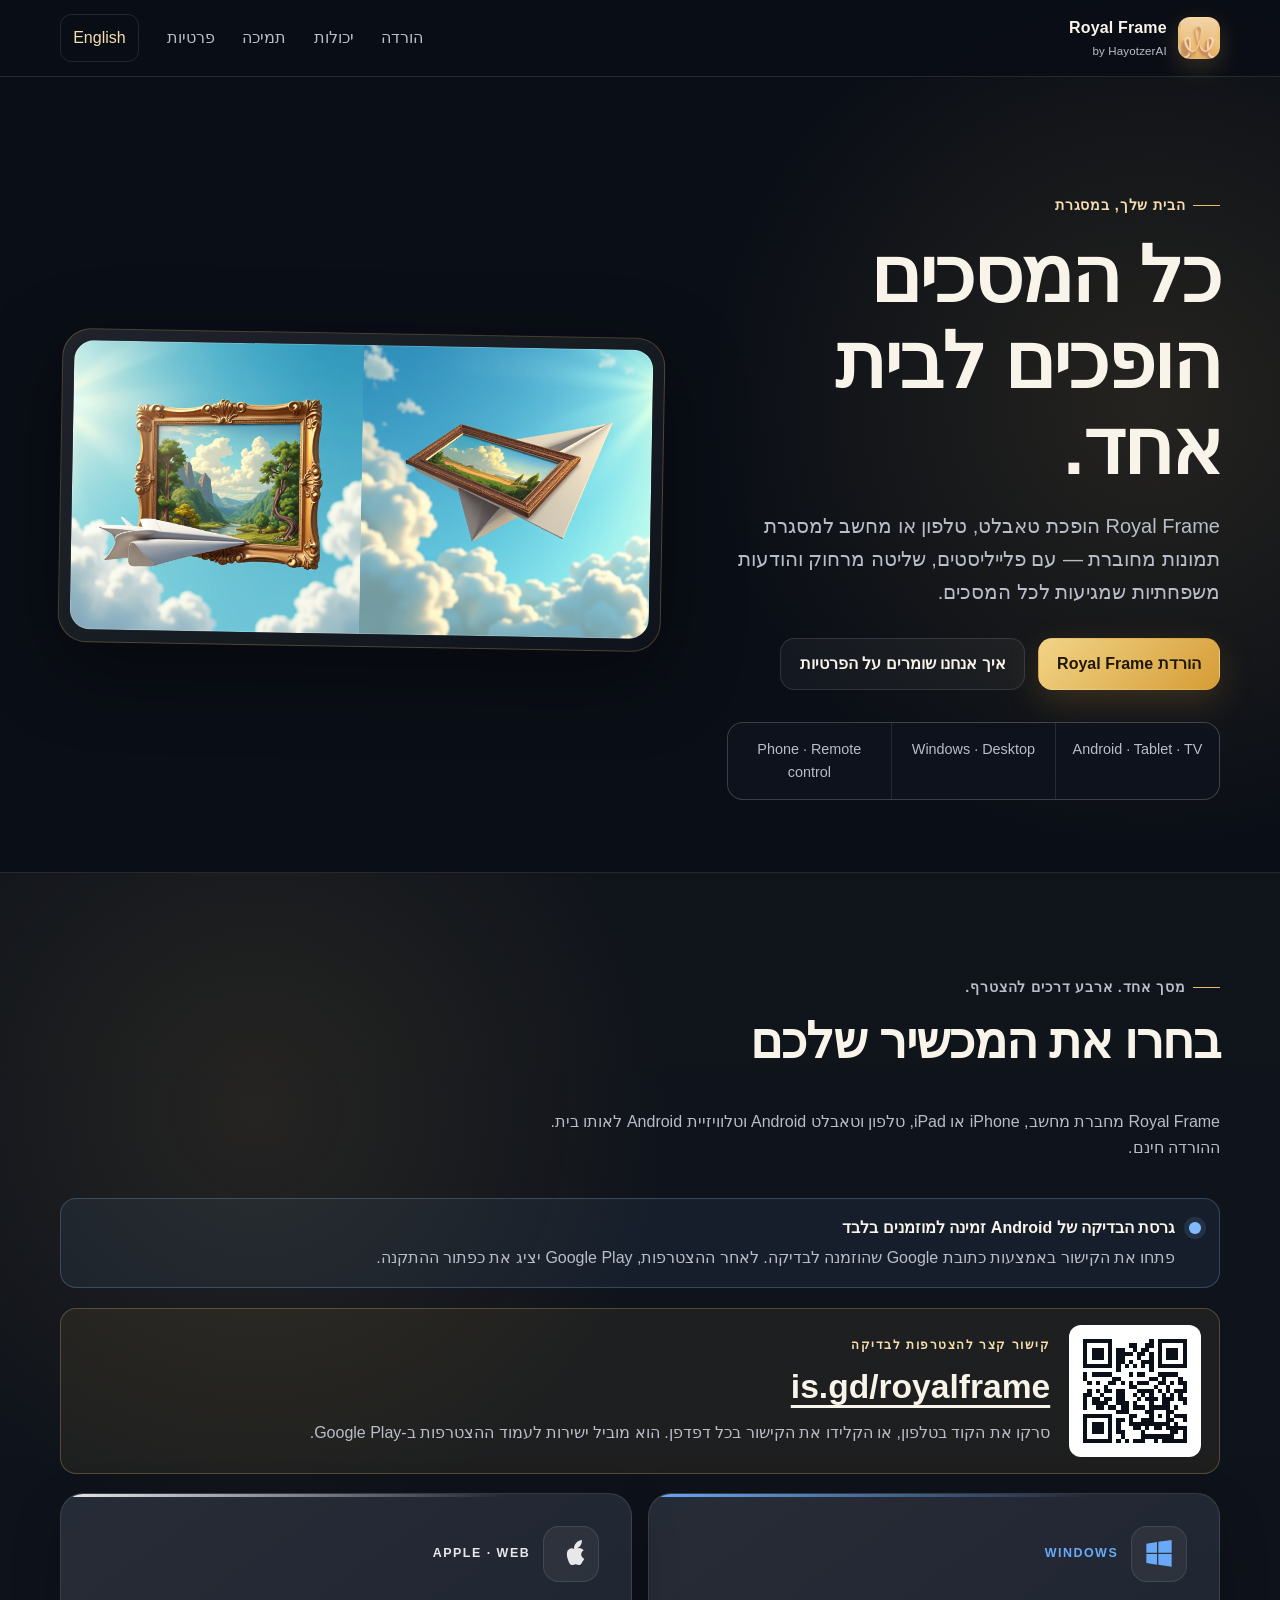
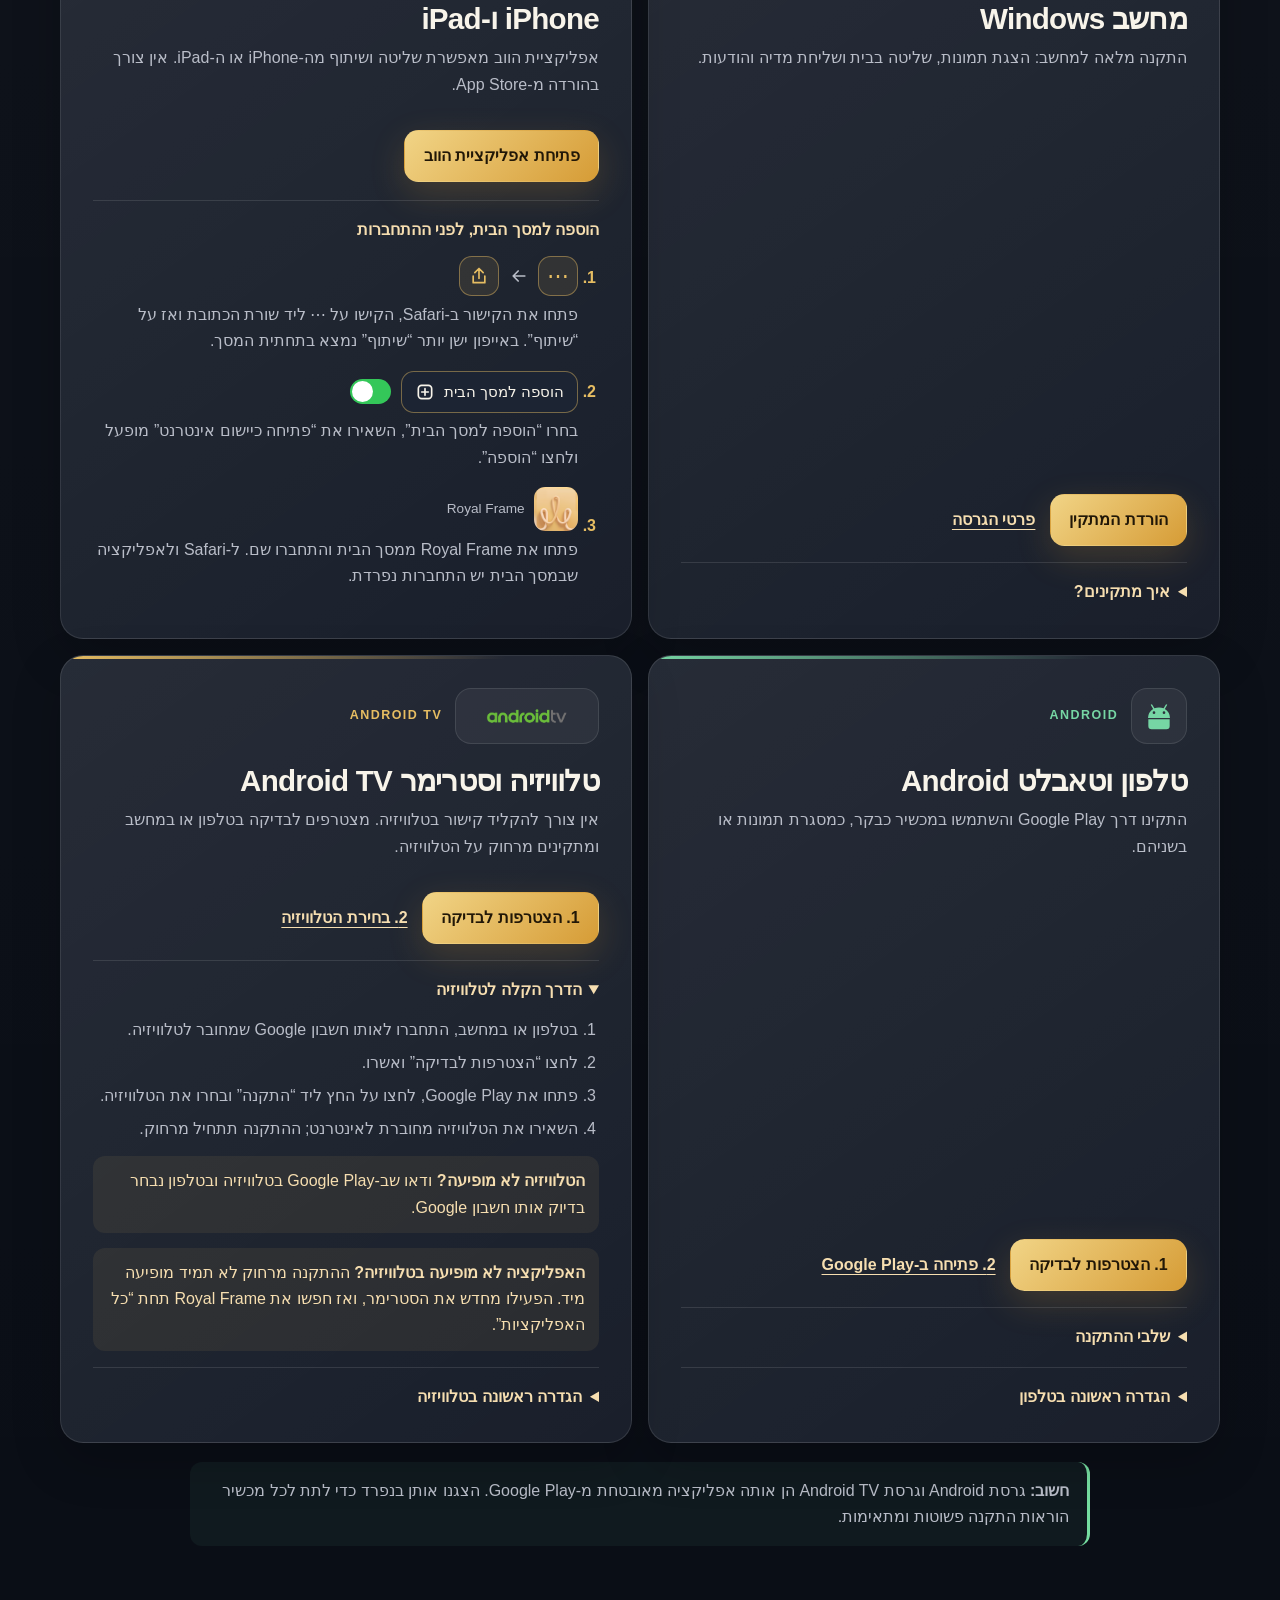
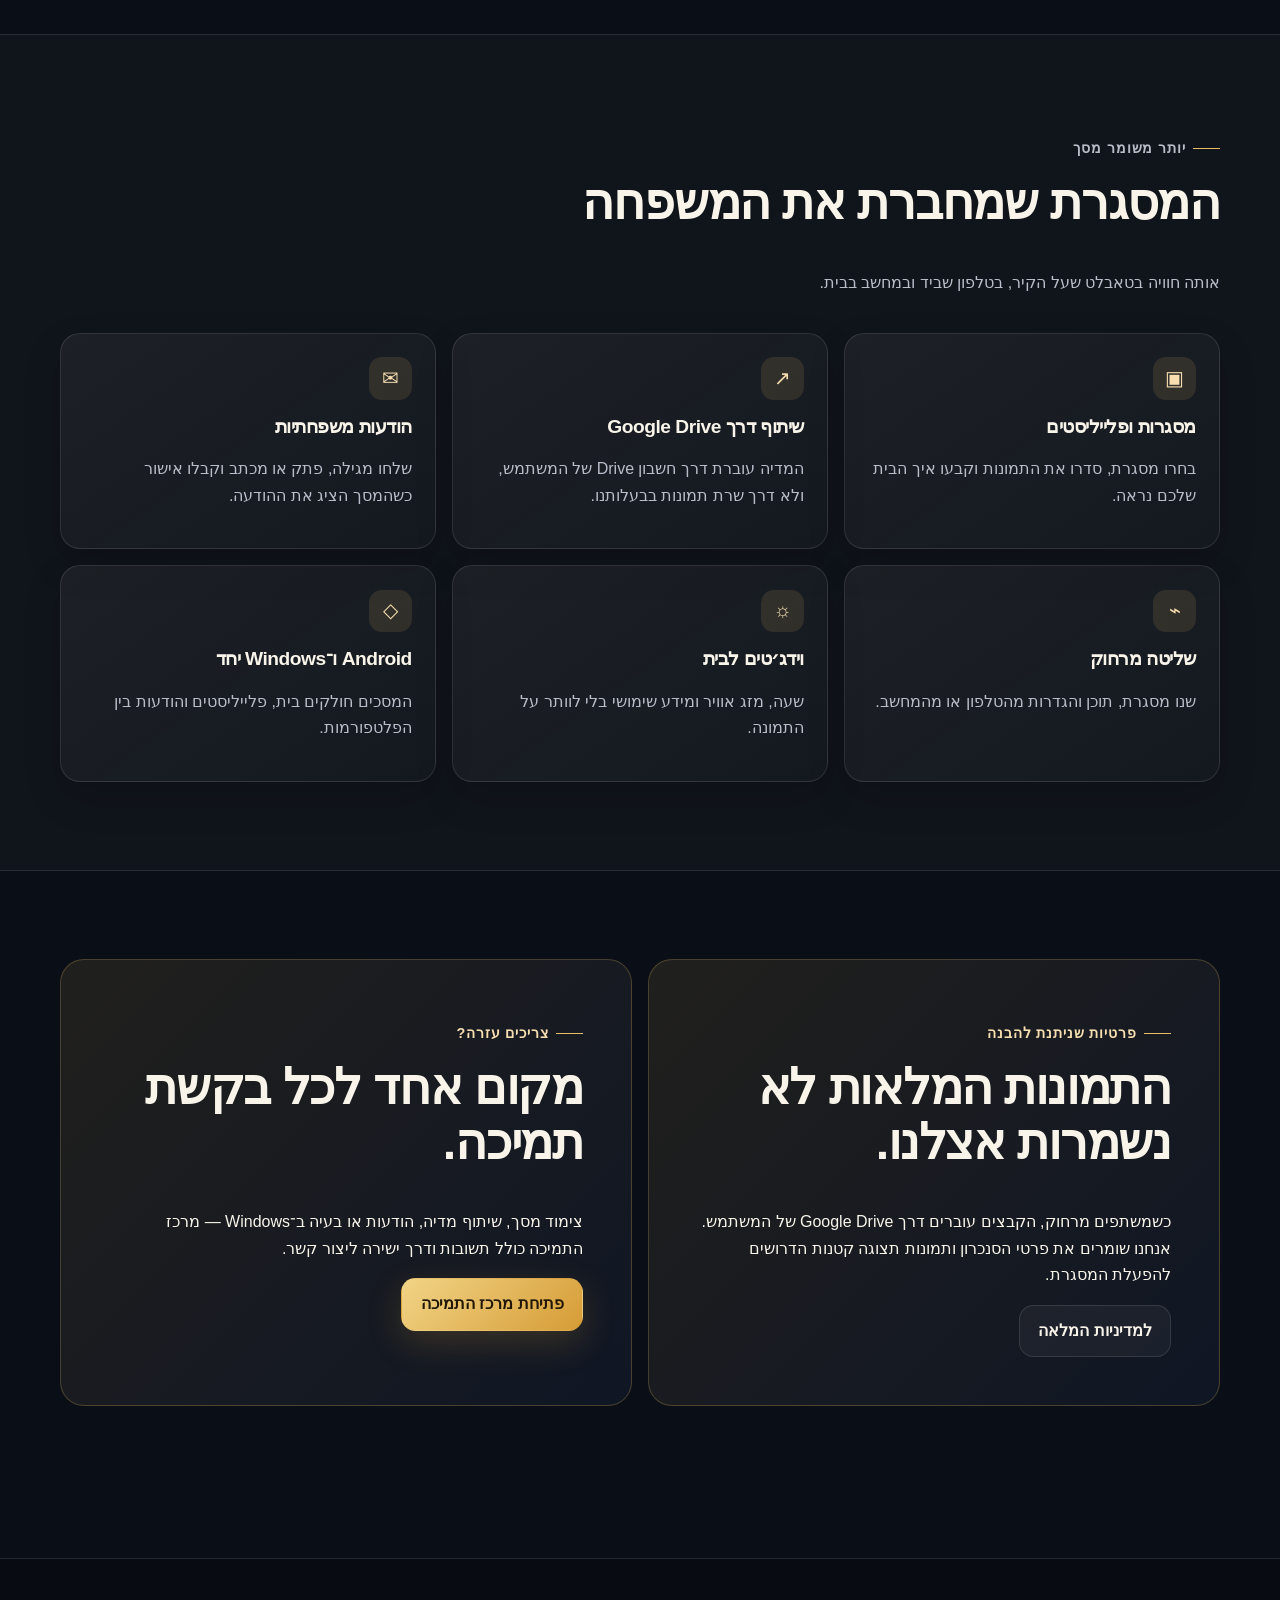
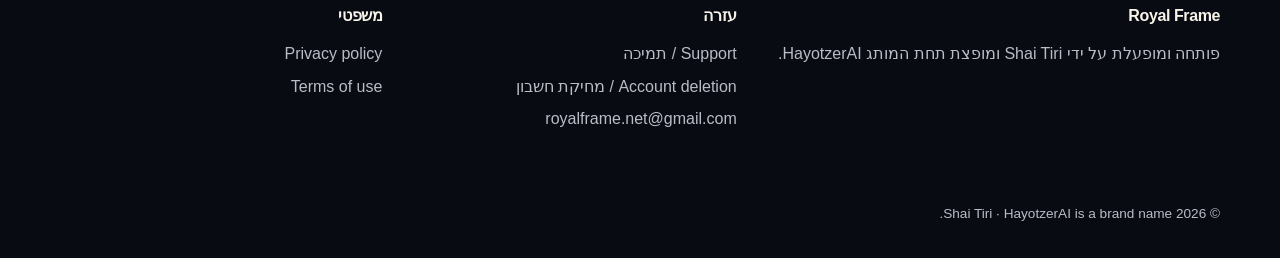
<file: index.html>
<!doctype html>
<html lang="he" dir="rtl" data-language="he">
<head>
  <meta charset="utf-8">
  <meta name="viewport" content="width=device-width, initial-scale=1">
  <meta name="description" content="Royal Frame turns Android and Windows screens into a connected digital photo frame for your home.">
  <meta name="theme-color" content="#0a0e16">
  <meta property="og:title" content="Royal Frame by HayotzerAI">
  <meta property="og:description" content="Your photos, your screens, one connected frame.">
  <meta property="og:image" content="assets/royal-frame-hero.png">
  <title>Royal Frame — המסגרת המשפחתית החכמה</title>
  <link rel="icon" href="assets/royal-frame-icon.png">
  <link rel="stylesheet" href="styles.css">
  <script src="site.js" defer></script>
</head>
<body>
  <a class="skip-link" href="#main">דלג לתוכן</a>
  <header class="site-header">
    <div class="nav-shell">
      <a class="brand" href="index.html" aria-label="Royal Frame home">
        <img src="assets/royal-frame-icon.png" alt="">
        <span>Royal Frame<small>by HayotzerAI</small></span>
      </a>
      <nav class="nav-links" aria-label="ניווט ראשי">
        <a href="#downloads"><span data-lang="he">הורדה</span><span data-lang="en">Download</span></a>
        <a href="#features"><span data-lang="he">יכולות</span><span data-lang="en">Features</span></a>
        <a href="support.html"><span data-lang="he">תמיכה</span><span data-lang="en">Support</span></a>
        <a href="privacy.html"><span data-lang="he">פרטיות</span><span data-lang="en">Privacy</span></a>
      </nav>
      <button class="language-button" type="button" data-language-toggle>English</button>
    </div>
  </header>

  <main id="main">
    <section class="hero">
      <div class="content-shell hero-grid">
        <div>
          <p class="eyebrow"><span data-lang="he">הבית שלך, במסגרת</span><span data-lang="en">Your home, framed</span></p>
          <h1 data-lang="he">כל המסכים הופכים לבית אחד.</h1>
          <h1 data-lang="en">Every screen becomes part of home.</h1>
          <p class="lead" data-lang="he">Royal Frame הופכת טאבלט, טלפון או מחשב למסגרת תמונות מחוברת — עם פלייליסטים, שליטה מרחוק והודעות משפחתיות שמגיעות לכל המסכים.</p>
          <p class="lead" data-lang="en">Royal Frame turns a tablet, phone or PC into a connected photo frame—with playlists, remote control and family messages delivered across your screens.</p>
          <div class="hero-actions">
            <a class="button primary" href="#downloads"><span data-lang="he">הורדת Royal Frame</span><span data-lang="en">Download Royal Frame</span></a>
            <a class="button" href="privacy.html"><span data-lang="he">איך אנחנו שומרים על הפרטיות</span><span data-lang="en">How privacy works</span></a>
          </div>
          <div class="platform-strip" aria-label="Supported platforms">
            <span>Android · Tablet · TV</span>
            <span>Windows · Desktop</span>
            <span>Phone · Remote control</span>
          </div>
        </div>
        <div class="hero-art">
          <img src="assets/royal-frame-hero.png" alt="Royal Frame artwork showing framed pictures travelling between screens">
        </div>
      </div>
    </section>

    <section class="section download-section" id="downloads">
      <div class="content-shell">
        <div class="section-heading download-heading">
          <p class="eyebrow"><span data-lang="he">מסך אחד. ארבע דרכים להצטרף.</span><span data-lang="en">One home. Four ways to join.</span></p>
          <h2 data-lang="he">בחרו את המכשיר שלכם</h2>
          <h2 data-lang="en">Choose your device</h2>
          <p data-lang="he">Royal Frame מחברת מחשב, iPhone או iPad, טלפון וטאבלט Android וטלוויזיית Android לאותו בית. ההורדה חינם.</p>
          <p data-lang="en">Royal Frame connects Windows, iPhone or iPad, Android phones and tablets, and Android TV to one Home. Downloading is free.</p>
        </div>

        <div class="beta-notice" role="note">
          <span class="beta-dot" aria-hidden="true"></span>
          <div>
            <strong data-lang="he">גרסת הבדיקה של Android זמינה למוזמנים בלבד</strong>
            <strong data-lang="en">The Android test is currently invitation only</strong>
            <p data-lang="he">פתחו את הקישור באמצעות כתובת Google שהוזמנה לבדיקה. לאחר ההצטרפות, Google Play יציג את כפתור ההתקנה.</p>
            <p data-lang="en">Open the link with the invited Google account. After joining, Google Play will show the install option.</p>
          </div>
        </div>

        <div class="short-link-panel" id="short-link">
          <img class="short-link-qr" src="assets/qr-royalframe.svg" width="132" height="132" alt="QR code for is.gd/royalframe">
          <div>
            <p class="short-link-label"><span data-lang="he">קישור קצר להצטרפות לבדיקה</span><span data-lang="en">Short link to join the test</span></p>
            <a class="short-link-url" href="https://is.gd/royalframe" target="_blank" rel="noopener" dir="ltr">is.gd/royalframe</a>
            <p data-lang="he">סרקו את הקוד בטלפון, או הקלידו את הקישור בכל דפדפן. הוא מוביל ישירות לעמוד ההצטרפות ב-Google Play.</p>
            <p data-lang="en">Scan the code with your phone, or type the link in any browser. It leads straight to the Google Play test page.</p>
          </div>
        </div>

        <div class="download-grid">
          <article class="download-card windows-card" id="download-windows">
            <div class="download-card-top">
              <div class="platform-icon" aria-hidden="true">
                <svg viewBox="0 0 48 48"><path d="M5 8.5 21 6v16H5zm18-2.8L43 3v19H23zM5 24h16v16L5 37.5zm18 0h20v19l-20-2.8z"/></svg>
              </div>
              <span class="platform-kicker">Windows</span>
            </div>
            <h3 data-lang="he">מחשב Windows</h3>
            <h3 data-lang="en">Windows PC</h3>
            <p data-lang="he">התקנה מלאה למחשב: הצגת תמונות, שליטה בבית ושליחת מדיה והודעות.</p>
            <p data-lang="en">The complete PC app for displaying photos, controlling your Home, and sending media and messages.</p>
            <div class="download-actions">
              <a class="button primary" href="https://github.com/Shai7net/royal-frame-windows-releases/releases/latest/download/RoyalFrameSetup.exe">
                <span data-lang="he">הורדת המתקין</span><span data-lang="en">Download installer</span>
              </a>
              <a class="text-link" href="https://github.com/Shai7net/royal-frame-windows-releases/releases/latest" target="_blank" rel="noopener">
                <span data-lang="he">פרטי הגרסה</span><span data-lang="en">Release details</span>
              </a>
            </div>
            <details class="install-notes">
              <summary><span data-lang="he">איך מתקינים?</span><span data-lang="en">How do I install it?</span></summary>
              <ol data-lang="he"><li>הורידו ופתחו את RoyalFrameSetup.exe.</li><li>אשרו ל-Windows לבצע את ההתקנה.</li><li>פתחו את Royal Frame והתחברו או הצטרפו לבית קיים.</li></ol>
              <ol data-lang="en"><li>Download and open RoyalFrameSetup.exe.</li><li>Allow Windows to run the installer.</li><li>Open Royal Frame and sign in or join an existing Home.</li></ol>
            </details>
          </article>

          <article class="download-card apple-card" id="download-apple">
            <div class="download-card-top">
              <div class="platform-icon" aria-hidden="true">
                <svg viewBox="0 0 48 48"><path d="M31.6 7.6c2.1-2.5 5.6-4.3 8.7-4.5.4 3.5-.9 7-3 9.3-2.1 2.5-5.4 4.4-8.7 4.1-.5-3.3 1-6.7 3-8.9ZM41.4 34.7c-1.3 3-2.8 5.8-5 5.9-2.1 0-2.8-1.3-5.4-1.3-2.7 0-3.5 1.2-5.5 1.3-2.2.1-3.9-2.9-5.2-5.8-2.8-5.9-3.1-12.8-1.3-15.9 1.3-2.2 3.6-3.6 5.9-3.6 2.2 0 4.2 1.4 5.5 1.4s3.8-1.7 6.4-1.5c1.1 0 4.2.4 6.2 3.3-5.4 3-4.5 10.6.9 12.7-.6 1.5-1.4 2.7-2.1 3.5Z"/></svg>
              </div>
              <span class="platform-kicker">Apple · Web</span>
            </div>
            <h3 data-lang="he">iPhone ו-iPad</h3>
            <h3 data-lang="en">iPhone &amp; iPad</h3>
            <p data-lang="he">אפליקציית הווב מאפשרת שליטה ושיתוף מה-iPhone או ה-iPad. אין צורך בהורדה מ-App Store.</p>
            <p data-lang="en">The web app lets you control and share from iPhone or iPad. No App Store download is required.</p>
            <div class="download-actions">
              <a class="button primary" href="https://royal-frame-remote.web.app" target="_blank" rel="noopener">
                <span data-lang="he">פתיחת אפליקציית הווב</span><span data-lang="en">Open the web app</span>
              </a>
            </div>
            <!-- Visible, not folded away: on an iPhone this is the install, there is no button for it.
                 iOS 26 moved Share behind the address bar's "⋯", so both routes are named. -->
            <div class="ios-guide">
              <p class="ios-guide-title"><span data-lang="he">הוספה למסך הבית, לפני ההתחברות</span><span data-lang="en">Add it to your Home Screen, before you sign in</span></p>
              <ol class="ios-steps">
                <li>
                  <div class="ios-art" aria-hidden="true">
                    <span class="ios-key">&#8943;</span>
                    <svg class="ios-arrow" viewBox="0 0 24 24"><path d="M5 12h14M13 6l6 6-6 6"/></svg>
                    <span class="ios-key"><svg viewBox="0 0 24 24"><path d="M12 3v12M7 8l5-5 5 5M5 12v8h14v-8"/></svg></span>
                  </div>
                  <p data-lang="he">פתחו את הקישור ב-Safari, הקישו על ⋯ ליד שורת הכתובת ואז על “שיתוף”. באייפון ישן יותר “שיתוף” נמצא בתחתית המסך.</p>
                  <p data-lang="en">Open the link in Safari, tap ⋯ beside the address bar, then Share. On an older iPhone, Share is at the bottom.</p>
                </li>
                <li>
                  <div class="ios-art" aria-hidden="true">
                    <span class="ios-row"><span data-lang="he">הוספה למסך הבית</span><span data-lang="en">Add to Home Screen</span>
                      <svg viewBox="0 0 24 24"><rect x="4" y="4" width="16" height="16" rx="4"/><path d="M12 8v8M8 12h8"/></svg></span>
                    <span class="ios-switch"></span>
                  </div>
                  <p data-lang="he">בחרו “הוספה למסך הבית”, השאירו את “פתיחה כיישום אינטרנט” מופעל ולחצו “הוספה”.</p>
                  <p data-lang="en">Choose “Add to Home Screen”, keep “Open as Web App” on, and tap Add.</p>
                </li>
                <li>
                  <div class="ios-art" aria-hidden="true">
                    <img class="ios-icon" src="assets/royal-frame-icon.png" alt="">
                    <span class="ios-icon-name">Royal Frame</span>
                  </div>
                  <p data-lang="he">פתחו את Royal Frame ממסך הבית והתחברו שם. ל-Safari ולאפליקציה שבמסך הבית יש התחברות נפרדת.</p>
                  <p data-lang="en">Open Royal Frame from your Home Screen and sign in there. Safari and the Home Screen app keep separate sign-ins.</p>
                </li>
              </ol>
            </div>
          </article>

          <article class="download-card android-card" id="download-android">
            <div class="download-card-top">
              <div class="platform-icon" aria-hidden="true">
                <svg viewBox="0 0 48 48"><path d="m15.2 13.4-3.6-6.2 1.8-1 3.7 6.3A21 21 0 0 1 24 11.3c2.4 0 4.7.4 6.9 1.2l3.7-6.3 1.8 1-3.6 6.2A16.5 16.5 0 0 1 40.5 27h-33a16.5 16.5 0 0 1 7.7-13.6ZM16.5 21a2 2 0 1 0 0-4 2 2 0 0 0 0 4Zm15 0a2 2 0 1 0 0-4 2 2 0 0 0 0 4ZM8 29h32v10a5 5 0 0 1-5 5H13a5 5 0 0 1-5-5Z"/></svg>
              </div>
              <span class="platform-kicker">Android</span>
            </div>
            <h3 data-lang="he">טלפון וטאבלט Android</h3>
            <h3 data-lang="en">Android phone &amp; tablet</h3>
            <p data-lang="he">התקינו דרך Google Play והשתמשו במכשיר כבקר, כמסגרת תמונות או בשניהם.</p>
            <p data-lang="en">Install from Google Play and use the device as a controller, a photo frame, or both.</p>
            <div class="download-actions two-actions">
              <a class="button primary" href="https://play.google.com/apps/testing/net.shai7.royalframe" target="_blank" rel="noopener">
                <span data-lang="he">1. הצטרפות לבדיקה</span><span data-lang="en">1. Join the test</span>
              </a>
              <a class="text-link" href="https://play.google.com/store/apps/details?id=net.shai7.royalframe" target="_blank" rel="noopener">
                <span data-lang="he">2. פתיחה ב-Google Play</span><span data-lang="en">2. Open in Google Play</span>
              </a>
            </div>
            <details class="install-notes">
              <summary><span data-lang="he">שלבי ההתקנה</span><span data-lang="en">Installation steps</span></summary>
              <ol data-lang="he"><li>ודאו שחשבון Google במכשיר נמצא ברשימת המוזמנים.</li><li>לחצו “הצטרפות לבדיקה” ואשרו.</li><li>פתחו את Google Play ולחצו “התקנה”.</li></ol>
              <ol data-lang="en"><li>Make sure the device's Google account is on the invited list.</li><li>Select “Join the test” and confirm.</li><li>Open Google Play and tap Install.</li></ol>
            </details>
            <details class="install-notes">
              <summary><span data-lang="he">הגדרה ראשונה בטלפון</span><span data-lang="en">First setup on the phone</span></summary>
              <ol data-lang="he"><li>פתחו את Royal Frame והתחברו עם Google.</li><li>לחצו “חיבור עכשיו” וסרקו את קוד ה-QR שמוצג על המסגרת. אפשר גם ללחוץ “אעשה זאת מאוחר יותר” ולחבר אחר כך.</li><li>מסגרת נוספת בבית? בלשונית “מכשירים” לחצו “סריקת מסך חדש”.</li></ol>
              <ol data-lang="en"><li>Open Royal Frame and sign in with Google.</li><li>Tap “Connect now” and scan the QR code shown on the frame. You can also tap “I will do this later” and connect afterwards.</li><li>Another frame at home? In the “Devices” tab, tap “Scan a new screen”.</li></ol>
            </details>
          </article>

          <article class="download-card tv-card" id="download-tv">
            <div class="download-card-top">
              <div class="platform-icon platform-wordmark" aria-hidden="true">
                <img src="assets/android-tv-wordmark.png" alt="">
              </div>
              <span class="platform-kicker">Android TV</span>
            </div>
            <h3 data-lang="he">טלוויזיה וסטרימר Android TV</h3>
            <h3 data-lang="en">Android TV &amp; streamer</h3>
            <p data-lang="he">אין צורך להקליד קישור בטלוויזיה. מצטרפים לבדיקה בטלפון או במחשב ומתקינים מרחוק על הטלוויזיה.</p>
            <p data-lang="en">No need to type a link on the TV. Join the test on a phone or computer, then install remotely on the TV.</p>
            <div class="download-actions two-actions">
              <a class="button primary" href="https://play.google.com/apps/testing/net.shai7.royalframe" target="_blank" rel="noopener">
                <span data-lang="he">1. הצטרפות לבדיקה</span><span data-lang="en">1. Join the test</span>
              </a>
              <a class="text-link" href="https://play.google.com/store/apps/details?id=net.shai7.royalframe" target="_blank" rel="noopener">
                <span data-lang="he">2. בחירת הטלוויזיה</span><span data-lang="en">2. Choose your TV</span>
              </a>
            </div>
            <details class="install-notes tv-notes" open>
              <summary><span data-lang="he">הדרך הקלה לטלוויזיה</span><span data-lang="en">The easy TV method</span></summary>
              <ol data-lang="he"><li>בטלפון או במחשב, התחברו לאותו חשבון Google שמחובר לטלוויזיה.</li><li>לחצו “הצטרפות לבדיקה” ואשרו.</li><li>פתחו את Google Play, לחצו על החץ ליד “התקנה” ובחרו את הטלוויזיה.</li><li>השאירו את הטלוויזיה מחוברת לאינטרנט; ההתקנה תתחיל מרחוק.</li></ol>
              <ol data-lang="en"><li>On a phone or computer, sign in to the same Google account used on the TV.</li><li>Select “Join the test” and confirm.</li><li>Open Google Play, select the arrow next to Install, and choose the TV.</li><li>Keep the TV online; installation will begin remotely.</li></ol>
              <p class="account-tip" data-lang="he"><strong>הטלוויזיה לא מופיעה?</strong> ודאו שב-Google Play בטלוויזיה ובטלפון נבחר בדיוק אותו חשבון Google.</p>
              <p class="account-tip" data-lang="en"><strong>TV not listed?</strong> Check that Google Play on the TV and phone uses exactly the same Google account.</p>
              <p class="account-tip" data-lang="he"><strong>האפליקציה לא מופיעה בטלוויזיה?</strong> ההתקנה מרחוק לא תמיד מופיעה מיד. הפעילו מחדש את הסטרימר, ואז חפשו את Royal Frame תחת “כל האפליקציות”.</p>
              <p class="account-tip" data-lang="en"><strong>App not showing on the TV?</strong> A remote install doesn't always appear right away. Restart the streamer, then look for Royal Frame under “All apps.”</p>
            </details>
            <details class="install-notes">
              <summary><span data-lang="he">הגדרה ראשונה בטלוויזיה</span><span data-lang="en">First setup on the TV</span></summary>
              <ol data-lang="he"><li>פתחו את Royal Frame, בחרו שפה ולחצו “בואו נתחיל”.</li><li>אשרו את ההרשאות. הטלוויזיה הופכת למסגרת לבד.</li><li>במסך “חיבור לבית שלכם” לחצו “חיבור עכשיו”, או “אעשה זאת מאוחר יותר” כדי לחבר אחר כך.</li><li>תנו למסגרת שם, למשל “סלון”, ולחצו “הבא”.</li><li>סרקו בטלפון את קוד ה-QR שעל המסך. המסגרת מתחברת וממשיכה לבד.</li></ol>
              <ol data-lang="en"><li>Open Royal Frame, choose a language and select “Begin”.</li><li>Allow the permissions. The TV becomes a frame by itself.</li><li>On “Connect it to your Home”, select “Connect now”, or “I will do this later” to connect afterwards.</li><li>Give the frame a name, such as “Living room”, and select “Next”.</li><li>Scan the QR code on the screen with your phone. The frame connects and carries on by itself.</li></ol>
            </details>
          </article>
        </div>

        <p class="android-one-app" data-lang="he"><strong>חשוב:</strong> גרסת Android וגרסת Android TV הן אותה אפליקציה מאובטחת מ-Google Play. הצגנו אותן בנפרד כדי לתת לכל מכשיר הוראות התקנה פשוטות ומתאימות.</p>
        <p class="android-one-app" data-lang="en"><strong>Good to know:</strong> Android and Android TV use the same secure Google Play app. They are shown separately here so each device gets the right installation instructions.</p>
      </div>
    </section>

    <section class="section alt" id="features">
      <div class="content-shell">
        <div class="section-heading">
          <p class="eyebrow"><span data-lang="he">יותר משומר מסך</span><span data-lang="en">More than a screensaver</span></p>
          <h2 data-lang="he">המסגרת שמחברת את המשפחה</h2>
          <h2 data-lang="en">The frame that connects the family</h2>
          <p data-lang="he">אותה חוויה בטאבלט שעל הקיר, בטלפון שביד ובמחשב בבית.</p>
          <p data-lang="en">One experience across the wall tablet, the phone in your hand and the PC at home.</p>
        </div>
        <div class="card-grid">
          <article class="card"><div class="card-icon">▣</div><h3 data-lang="he">מסגרות ופלייליסטים</h3><h3 data-lang="en">Frames and playlists</h3><p data-lang="he">בחרו מסגרת, סדרו את התמונות וקבעו איך הבית שלכם נראה.</p><p data-lang="en">Choose a frame, arrange your media and decide how your home looks.</p></article>
          <article class="card"><div class="card-icon">↗</div><h3 data-lang="he">שיתוף דרך Google Drive</h3><h3 data-lang="en">Sharing through Google Drive</h3><p data-lang="he">המדיה עוברת דרך חשבון Drive של המשתמש, ולא דרך שרת תמונות בבעלותנו.</p><p data-lang="en">Media travels through the user's Drive account, not through an image server owned by us.</p></article>
          <article class="card"><div class="card-icon">✉</div><h3 data-lang="he">הודעות משפחתיות</h3><h3 data-lang="en">Family messages</h3><p data-lang="he">שלחו מגילה, פתק או מכתב וקבלו אישור כשהמסך הציג את ההודעה.</p><p data-lang="en">Send a scroll, note or letter and see when a screen has displayed it.</p></article>
          <article class="card"><div class="card-icon">⌁</div><h3 data-lang="he">שליטה מרחוק</h3><h3 data-lang="en">Remote control</h3><p data-lang="he">שנו מסגרת, תוכן והגדרות מהטלפון או מהמחשב.</p><p data-lang="en">Change the frame, content and settings from a phone or PC.</p></article>
          <article class="card"><div class="card-icon">☼</div><h3 data-lang="he">וידג׳טים לבית</h3><h3 data-lang="en">Home widgets</h3><p data-lang="he">שעה, מזג אוויר ומידע שימושי בלי לוותר על התמונה.</p><p data-lang="en">Time, optional weather and useful information without hiding the picture.</p></article>
          <article class="card"><div class="card-icon">◇</div><h3 data-lang="he">Android ו־Windows יחד</h3><h3 data-lang="en">Android and Windows together</h3><p data-lang="he">המסכים חולקים בית, פלייליסטים והודעות בין הפלטפורמות.</p><p data-lang="en">Screens share a Home, playlists and messages across platforms.</p></article>
        </div>
      </div>
    </section>

    <section class="section">
      <div class="content-shell split-panel">
        <div class="statement">
          <p class="eyebrow"><span data-lang="he">פרטיות שניתנת להבנה</span><span data-lang="en">Privacy you can understand</span></p>
          <h2 data-lang="he">התמונות המלאות לא נשמרות אצלנו.</h2>
          <h2 data-lang="en">We do not host your full-size photos.</h2>
          <p data-lang="he">כשמשתפים מרחוק, הקבצים עוברים דרך Google Drive של המשתמש. אנחנו שומרים את פרטי הסנכרון ותמונות תצוגה קטנות הדרושים להפעלת המסגרת.</p>
          <p data-lang="en">When sharing remotely, files travel through the user's Google Drive. We store the synchronization details and small previews needed to operate the frame.</p>
          <a class="button" href="privacy.html"><span data-lang="he">למדיניות המלאה</span><span data-lang="en">Read the full policy</span></a>
        </div>
        <div class="statement">
          <p class="eyebrow"><span data-lang="he">צריכים עזרה?</span><span data-lang="en">Need a hand?</span></p>
          <h2 data-lang="he">מקום אחד לכל בקשת תמיכה.</h2>
          <h2 data-lang="en">One place for every support request.</h2>
          <p data-lang="he">צימוד מסך, שיתוף מדיה, הודעות או בעיה ב־Windows — מרכז התמיכה כולל תשובות ודרך ישירה ליצור קשר.</p>
          <p data-lang="en">Pairing, media sharing, messages or a Windows issue—the support center includes answers and a direct contact route.</p>
          <a class="button primary" href="support.html"><span data-lang="he">פתיחת מרכז התמיכה</span><span data-lang="en">Open support center</span></a>
        </div>
      </div>
    </section>
  </main>

  <footer class="site-footer">
    <div class="content-shell footer-grid">
      <div><h3>Royal Frame</h3><p class="muted" data-lang="he">פותחה ומופעלת על ידי Shai Tiri ומופצת תחת המותג HayotzerAI.</p><p class="muted" data-lang="en">Developed and operated by Shai Tiri and distributed under the HayotzerAI brand.</p></div>
      <div><h3 data-lang="he">עזרה</h3><h3 data-lang="en">Help</h3><a href="support.html">Support / תמיכה</a><a href="delete-account.html">Account deletion / מחיקת חשבון</a><a href="mailto:royalframe.net@gmail.com">royalframe.net@gmail.com</a></div>
      <div><h3 data-lang="he">משפטי</h3><h3 data-lang="en">Legal</h3><a href="privacy.html">Privacy policy</a><a href="terms.html">Terms of use</a></div>
    </div>
    <div class="content-shell footer-note">© <span data-year>2026</span> Shai Tiri · HayotzerAI is a brand name.</div>
  </footer>
</body>
</html>
</file>
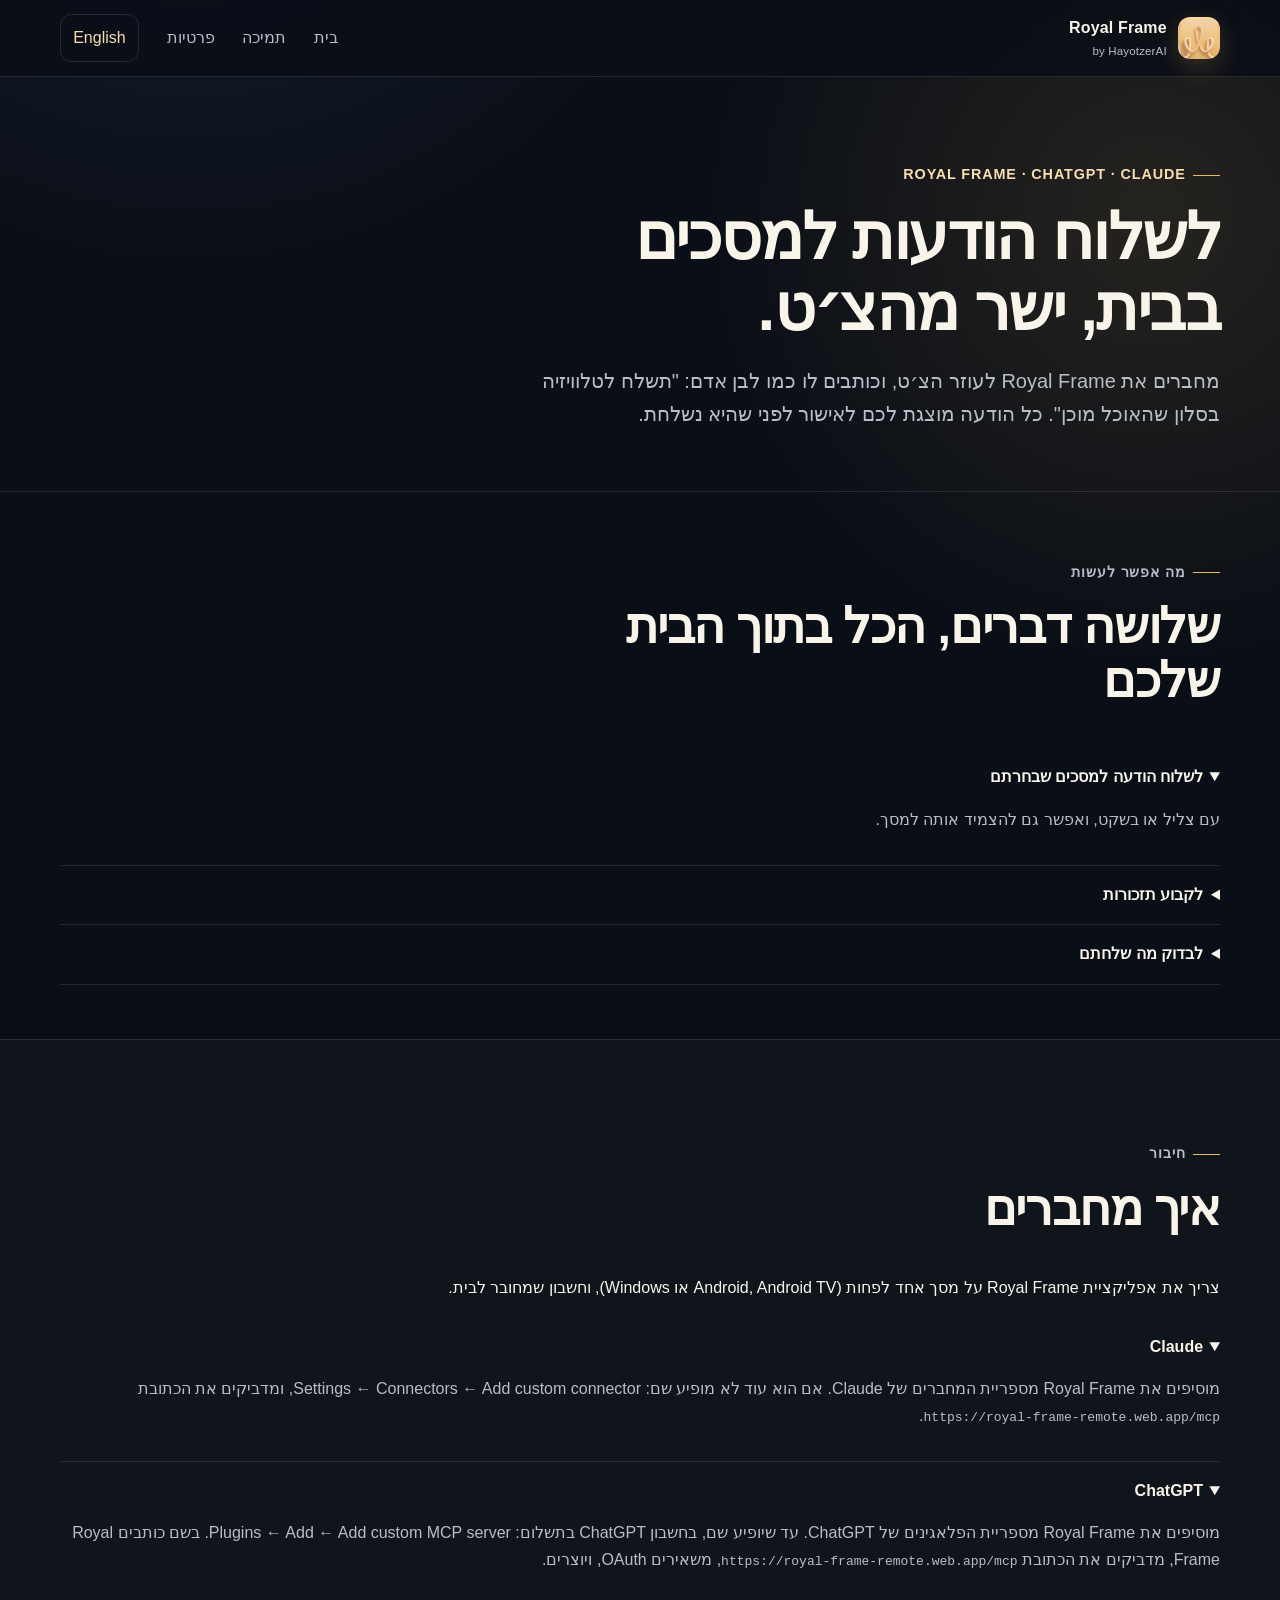
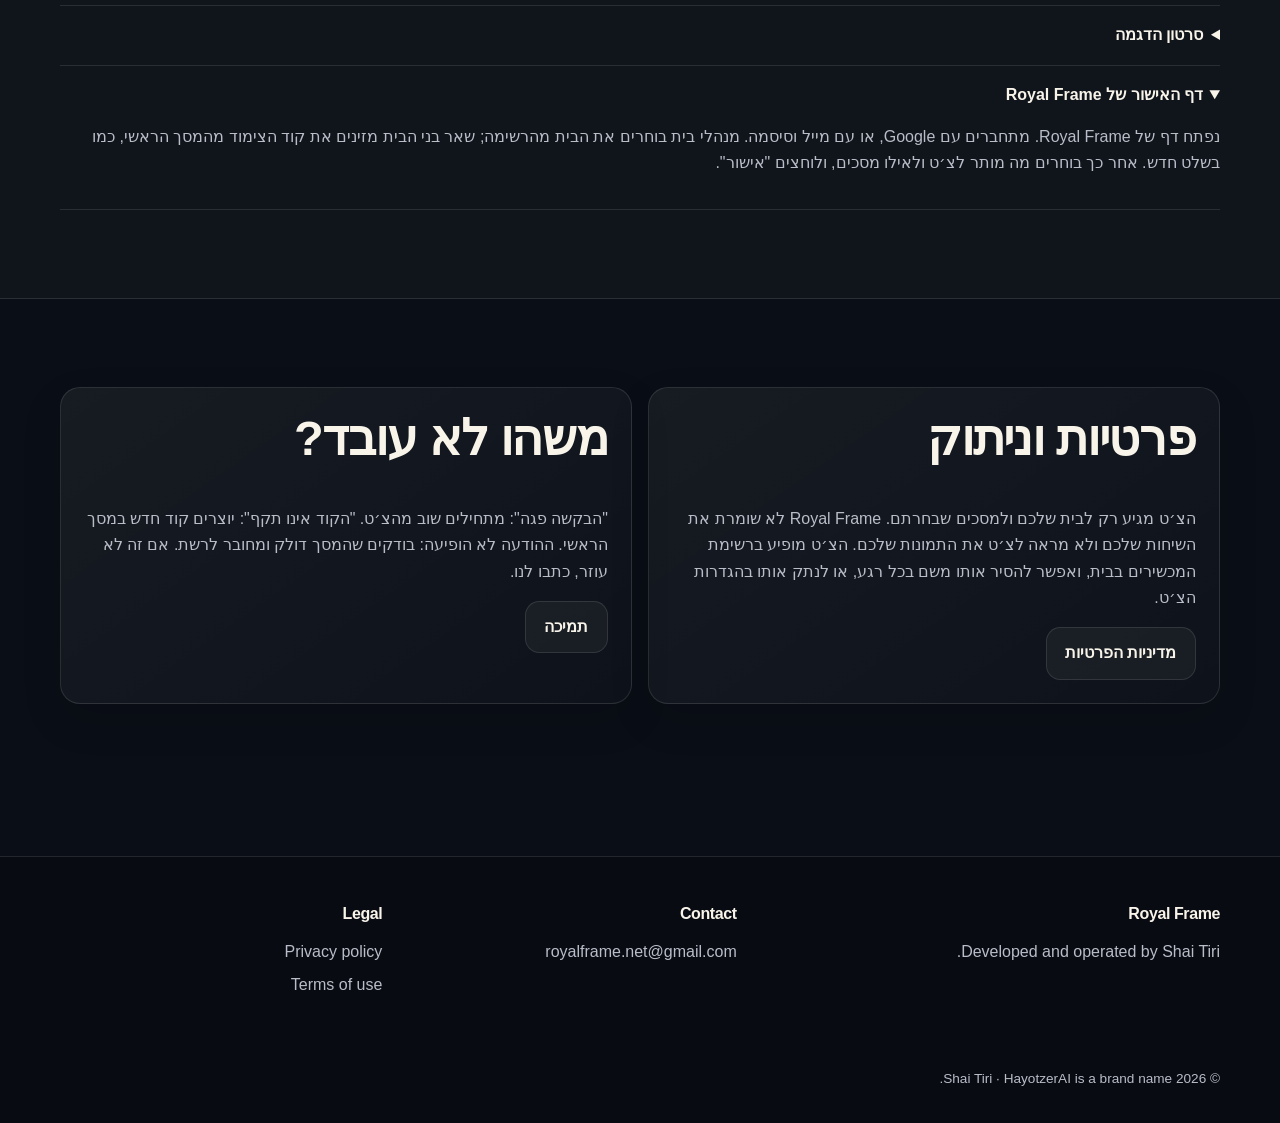
<file: assistants.html>
<!doctype html>
<html lang="he" dir="rtl" data-language="he">
<head>
  <meta charset="utf-8"><meta name="viewport" content="width=device-width, initial-scale=1">
  <meta name="description" content="Connect Royal Frame to ChatGPT, Claude and other chat assistants: setup, what it can do, privacy and troubleshooting.">
  <meta name="theme-color" content="#0a0e16">
  <title>Royal Frame in chat assistants — עוזרי צ׳ט</title>
  <link rel="icon" href="assets/royal-frame-icon.png"><link rel="stylesheet" href="styles.css"><script src="site.js" defer></script>
</head>
<body>
  <a class="skip-link" href="#main">דלג לתוכן</a>
  <header class="site-header"><div class="nav-shell"><a class="brand" href="index.html"><img src="assets/royal-frame-icon.png" alt=""><span>Royal Frame<small>by HayotzerAI</small></span></a><nav class="nav-links"><a href="index.html"><span data-lang="he">בית</span><span data-lang="en">Home</span></a><a href="support.html"><span data-lang="he">תמיכה</span><span data-lang="en">Support</span></a><a href="privacy.html"><span data-lang="he">פרטיות</span><span data-lang="en">Privacy</span></a></nav><button class="language-button" type="button" data-language-toggle>English</button></div></header>
  <main id="main">
    <section class="page-hero"><div class="content-shell"><p class="eyebrow">Royal Frame · ChatGPT · Claude</p><h1 data-lang="he">לשלוח הודעות למסכים בבית, ישר מהצ׳ט.</h1><h1 data-lang="en">Send messages to the screens at home, right from the chat.</h1><p class="lead" data-lang="he">מחברים את Royal Frame לעוזר הצ׳ט, וכותבים לו כמו לבן אדם: "תשלח לטלוויזיה בסלון שהאוכל מוכן". כל הודעה מוצגת לכם לאישור לפני שהיא נשלחת.</p><p class="lead" data-lang="en">Connect Royal Frame to your chat assistant and ask in plain words: "Tell the living-room TV that dinner is ready". Every message is shown to you for approval before it is sent.</p></div></section>

    <section class="section compact"><div class="content-shell"><div class="section-heading"><p class="eyebrow"><span data-lang="he">מה אפשר לעשות</span><span data-lang="en">What it can do</span></p><h2 data-lang="he">שלושה דברים, הכל בתוך הבית שלכם</h2><h2 data-lang="en">Three things, all inside your own Home</h2></div>
      <div class="faq">
        <details open><summary><span data-lang="he">לשלוח הודעה למסכים שבחרתם</span><span data-lang="en">Send a message to chosen screens</span></summary><p data-lang="he">עם צליל או בשקט, ואפשר גם להצמיד אותה למסך.</p><p data-lang="en">With a sound or silently, and optionally pinned.</p></details>
        <details><summary><span data-lang="he">לקבוע תזכורות</span><span data-lang="en">Schedule reminders</span></summary><p data-lang="he">הודעה שתופיע בזמן שבחרתם, עד 14 מועדים בבת אחת. למשל "כל בוקר השבוע בשמונה". אפשר גם להשתמש באירועים מהיומן שלכם בצ׳ט.</p><p data-lang="en">A message that appears at the times you choose, up to 14 at once, such as "every morning this week at eight". Times can also come from your own calendar in the chat.</p></details>
        <details><summary><span data-lang="he">לבדוק מה שלחתם</span><span data-lang="en">Check what you sent</span></summary><p data-lang="he">חיפוש וקריאה של ההודעות שאתם שלחתם, והאם הן הוצגו.</p><p data-lang="en">Search and read the messages you sent, and whether they were displayed.</p></details>
      </div>
    </div></section>

    <section class="section alt"><div class="content-shell"><div class="section-heading"><p class="eyebrow"><span data-lang="he">חיבור</span><span data-lang="en">Setup</span></p><h2 data-lang="he">איך מחברים</h2><h2 data-lang="en">How to connect</h2></div>
      <p data-lang="he">צריך את אפליקציית Royal Frame על מסך אחד לפחות (Android, Android TV או Windows), וחשבון שמחובר לבית.</p><p data-lang="en">You need the Royal Frame app on at least one screen (Android, Android TV or Windows) and an account that belongs to a Home.</p>
      <div class="faq">
        <details open><summary>Claude</summary><p data-lang="he">מוסיפים את Royal Frame מספריית המחברים של Claude. אם הוא עוד לא מופיע שם: Settings ← Connectors ← Add custom connector, ומדביקים את הכתובת <code dir="ltr">https://royal-frame-remote.web.app/mcp</code>.</p><p data-lang="en">Add Royal Frame from Claude's connector directory. If it is not listed yet: Settings → Connectors → Add custom connector, and paste <code>https://royal-frame-remote.web.app/mcp</code>.</p></details>
        <details open><summary>ChatGPT</summary><p data-lang="he">מוסיפים את Royal Frame מספריית הפלאגינים של ChatGPT. עד שיופיע שם, בחשבון ChatGPT בתשלום: Plugins ← Add ← Add custom MCP server. בשם כותבים Royal Frame, מדביקים את הכתובת <code dir="ltr">https://royal-frame-remote.web.app/mcp</code>, משאירים OAuth, ויוצרים.</p><p data-lang="en">Add Royal Frame from ChatGPT's plugin directory. Until it is listed there, on a paid ChatGPT plan: Plugins → Add → Add custom MCP server. Name it Royal Frame, paste <code>https://royal-frame-remote.web.app/mcp</code>, keep OAuth, and create it.</p></details>
        <details><summary><span data-lang="he">סרטון הדגמה</span><span data-lang="en">Demo video</span></summary><p data-lang="he">דקתיים שמראות שליחת הודעה, תזכורת ובדיקה של מה שנשלח: <a href="https://youtu.be/kJWQs1eRqDY">youtu.be/kJWQs1eRqDY</a></p><p data-lang="en">Two minutes showing a message, a reminder and a check of what was sent: <a href="https://youtu.be/kJWQs1eRqDY">youtu.be/kJWQs1eRqDY</a></p></details>
        <details open><summary><span data-lang="he">דף האישור של Royal Frame</span><span data-lang="en">The Royal Frame approval page</span></summary><p data-lang="he">נפתח דף של Royal Frame. מתחברים עם Google, או עם מייל וסיסמה. מנהלי בית בוחרים את הבית מהרשימה; שאר בני הבית מזינים את קוד הצימוד מהמסך הראשי, כמו בשלט חדש. אחר כך בוחרים מה מותר לצ׳ט ולאילו מסכים, ולוחצים "אישור".</p><p data-lang="en">A Royal Frame page opens. Sign in with Google, or with email and password. Home managers pick their Home from the list; other members enter the pairing code from the main screen, as with a new remote. Then choose what the chat may do and which screens it may reach, and press Allow.</p></details>
      </div>
    </div></section>

    <section class="section"><div class="content-shell split-panel">
      <div class="card"><h2 data-lang="he">פרטיות וניתוק</h2><h2 data-lang="en">Privacy and disconnecting</h2><p data-lang="he">הצ׳ט מגיע רק לבית שלכם ולמסכים שבחרתם. Royal Frame לא שומרת את השיחות שלכם ולא מראה לצ׳ט את התמונות שלכם. הצ׳ט מופיע ברשימת המכשירים בבית, ואפשר להסיר אותו משם בכל רגע, או לנתק אותו בהגדרות הצ׳ט.</p><p data-lang="en">The chat reaches only your Home and the screens you chose. Royal Frame does not keep your conversations or show your photos to the chat. The chat appears in your Home's device list, where you can remove it at any time, or disconnect it in the chat's settings.</p><a class="button" href="privacy.html#assistants"><span data-lang="he">מדיניות הפרטיות</span><span data-lang="en">Privacy policy</span></a></div>
      <div class="card"><h2 data-lang="he">משהו לא עובד?</h2><h2 data-lang="en">Something not working?</h2><p data-lang="he">"הבקשה פגה": מתחילים שוב מהצ׳ט. "הקוד אינו תקף": יוצרים קוד חדש במסך הראשי. ההודעה לא הופיעה: בודקים שהמסך דולק ומחובר לרשת. אם זה לא עוזר, כתבו לנו.</p><p data-lang="en">"Request expired": start again from the chat. "Code not valid": create a new code on the main screen. Message did not appear: check that the screen is on and online. If that does not help, write to us.</p><a class="button" href="support.html"><span data-lang="he">תמיכה</span><span data-lang="en">Support</span></a></div>
    </div></section>
  </main>
  <footer class="site-footer"><div class="content-shell footer-grid"><div><h3>Royal Frame</h3><p class="muted">Developed and operated by Shai Tiri.</p></div><div><h3>Contact</h3><a href="mailto:royalframe.net@gmail.com">royalframe.net@gmail.com</a></div><div><h3>Legal</h3><a href="privacy.html">Privacy policy</a><a href="terms.html">Terms of use</a></div></div><div class="content-shell footer-note">© <span data-year>2026</span> Shai Tiri · HayotzerAI is a brand name.</div></footer>
</body>
</html>
</file>
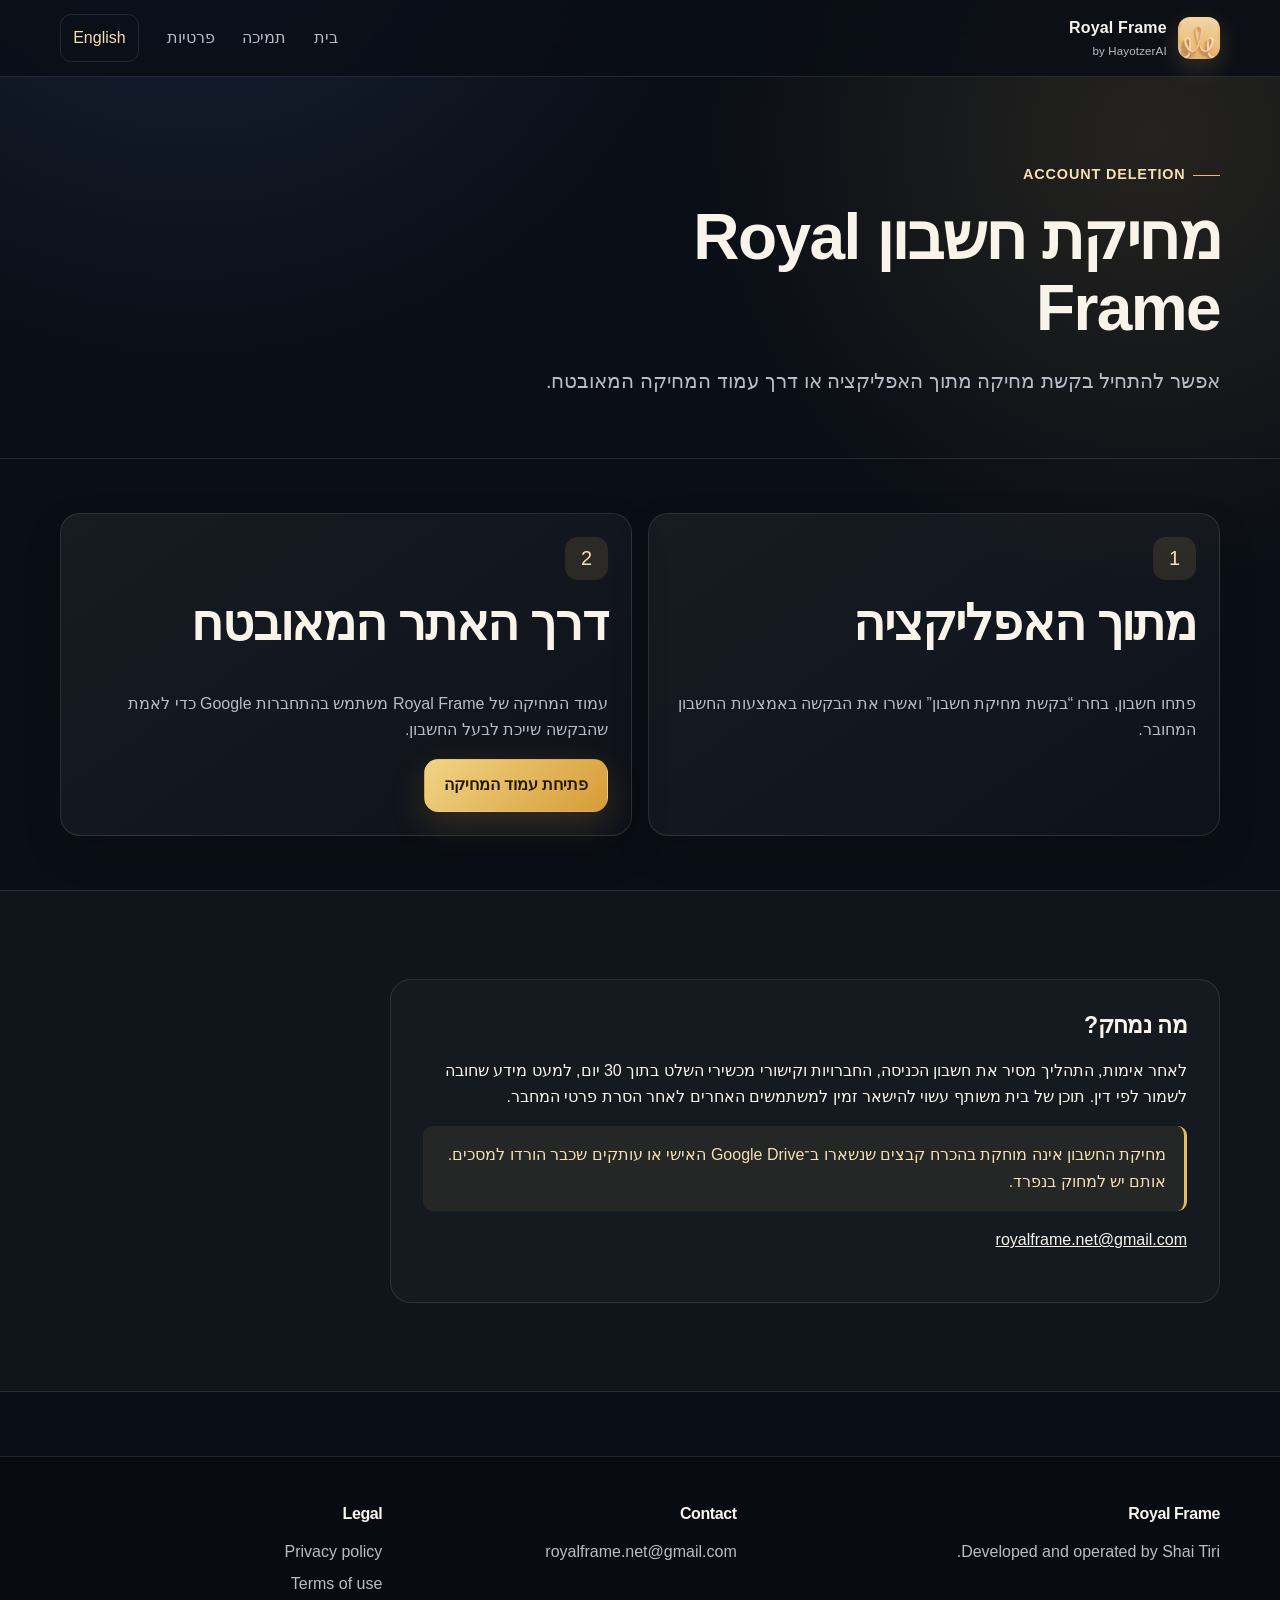
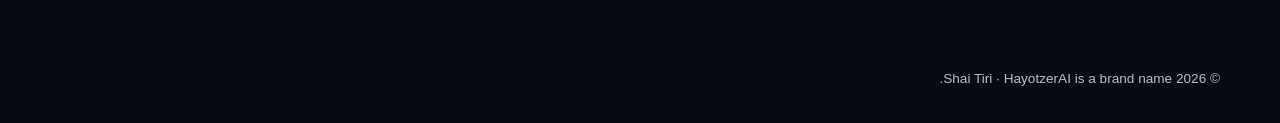
<file: delete-account.html>
<!doctype html>
<html lang="he" dir="rtl" data-language="he">
<head><meta charset="utf-8"><meta name="viewport" content="width=device-width, initial-scale=1"><meta name="description" content="How to delete a Royal Frame account."><meta name="theme-color" content="#0a0e16"><title>Delete Royal Frame Account — מחיקת חשבון</title><link rel="icon" href="assets/royal-frame-icon.png"><link rel="stylesheet" href="styles.css"><script src="site.js" defer></script></head>
<body>
  <a class="skip-link" href="#main">דלג לתוכן</a>
  <header class="site-header"><div class="nav-shell"><a class="brand" href="index.html"><img src="assets/royal-frame-icon.png" alt=""><span>Royal Frame<small>by HayotzerAI</small></span></a><nav class="nav-links"><a href="index.html"><span data-lang="he">בית</span><span data-lang="en">Home</span></a><a href="support.html"><span data-lang="he">תמיכה</span><span data-lang="en">Support</span></a><a href="privacy.html"><span data-lang="he">פרטיות</span><span data-lang="en">Privacy</span></a></nav><button class="language-button" type="button" data-language-toggle>English</button></div></header>
  <main id="main"><section class="page-hero"><div class="content-shell"><p class="eyebrow">Account deletion</p><h1 data-lang="he">מחיקת חשבון Royal Frame</h1><h1 data-lang="en">Delete a Royal Frame account</h1><p class="lead" data-lang="he">אפשר להתחיל בקשת מחיקה מתוך האפליקציה או דרך עמוד המחיקה המאובטח.</p><p class="lead" data-lang="en">Start a deletion request inside the app or through the secure deletion page.</p></div></section>
    <section class="section compact"><div class="content-shell split-panel">
      <article class="card"><div class="card-icon">1</div><h2 data-lang="he">מתוך האפליקציה</h2><h2 data-lang="en">Inside the app</h2><p data-lang="he">פתחו חשבון, בחרו “בקשת מחיקת חשבון” ואשרו את הבקשה באמצעות החשבון המחובר.</p><p data-lang="en">Open Account, choose “Request account deletion” and confirm using the signed-in account.</p></article>
      <article class="card"><div class="card-icon">2</div><h2 data-lang="he">דרך האתר המאובטח</h2><h2 data-lang="en">Through the secure page</h2><p data-lang="he">עמוד המחיקה של Royal Frame משתמש בהתחברות Google כדי לאמת שהבקשה שייכת לבעל החשבון.</p><p data-lang="en">Royal Frame's deletion page uses Google sign-in to verify that the request belongs to the account owner.</p><a class="button primary" href="https://reframe-smart-frame-2026.web.app/delete-account/" rel="noopener"><span data-lang="he">פתיחת עמוד המחיקה</span><span data-lang="en">Open deletion page</span></a></article>
    </div></section>
    <section class="section alt"><div class="content-shell"><div class="legal-copy"><h2 data-lang="he">מה נמחק?</h2><h2 data-lang="en">What is deleted?</h2><p data-lang="he">לאחר אימות, התהליך מסיר את חשבון הכניסה, החברויות וקישורי מכשירי השלט בתוך 30 יום, למעט מידע שחובה לשמור לפי דין. תוכן של בית משותף עשוי להישאר זמין למשתמשים האחרים לאחר הסרת פרטי המחבר.</p><p data-lang="en">After verification, the process removes the sign-in account, memberships and controller-device links within 30 days, except where retention is legally required. Shared household content may remain available to other users after authorship information is removed or anonymized.</p><div class="notice"><span data-lang="he">מחיקת החשבון אינה מוחקת בהכרח קבצים שנשארו ב־Google Drive האישי או עותקים שכבר הורדו למסכים. אותם יש למחוק בנפרד.</span><span data-lang="en">Account deletion does not necessarily remove files remaining in personal Google Drive or copies already downloaded to screens. Delete those separately.</span></div><p><a href="mailto:royalframe.net@gmail.com?subject=Royal%20Frame%20Account%20Deletion">royalframe.net@gmail.com</a></p></div></div></section>
  </main>
  <footer class="site-footer"><div class="content-shell footer-grid"><div><h3>Royal Frame</h3><p class="muted">Developed and operated by Shai Tiri.</p></div><div><h3>Contact</h3><a href="mailto:royalframe.net@gmail.com">royalframe.net@gmail.com</a></div><div><h3>Legal</h3><a href="privacy.html">Privacy policy</a><a href="terms.html">Terms of use</a></div></div><div class="content-shell footer-note">© <span data-year>2026</span> Shai Tiri · HayotzerAI is a brand name.</div></footer>
</body>
</html>
</file>
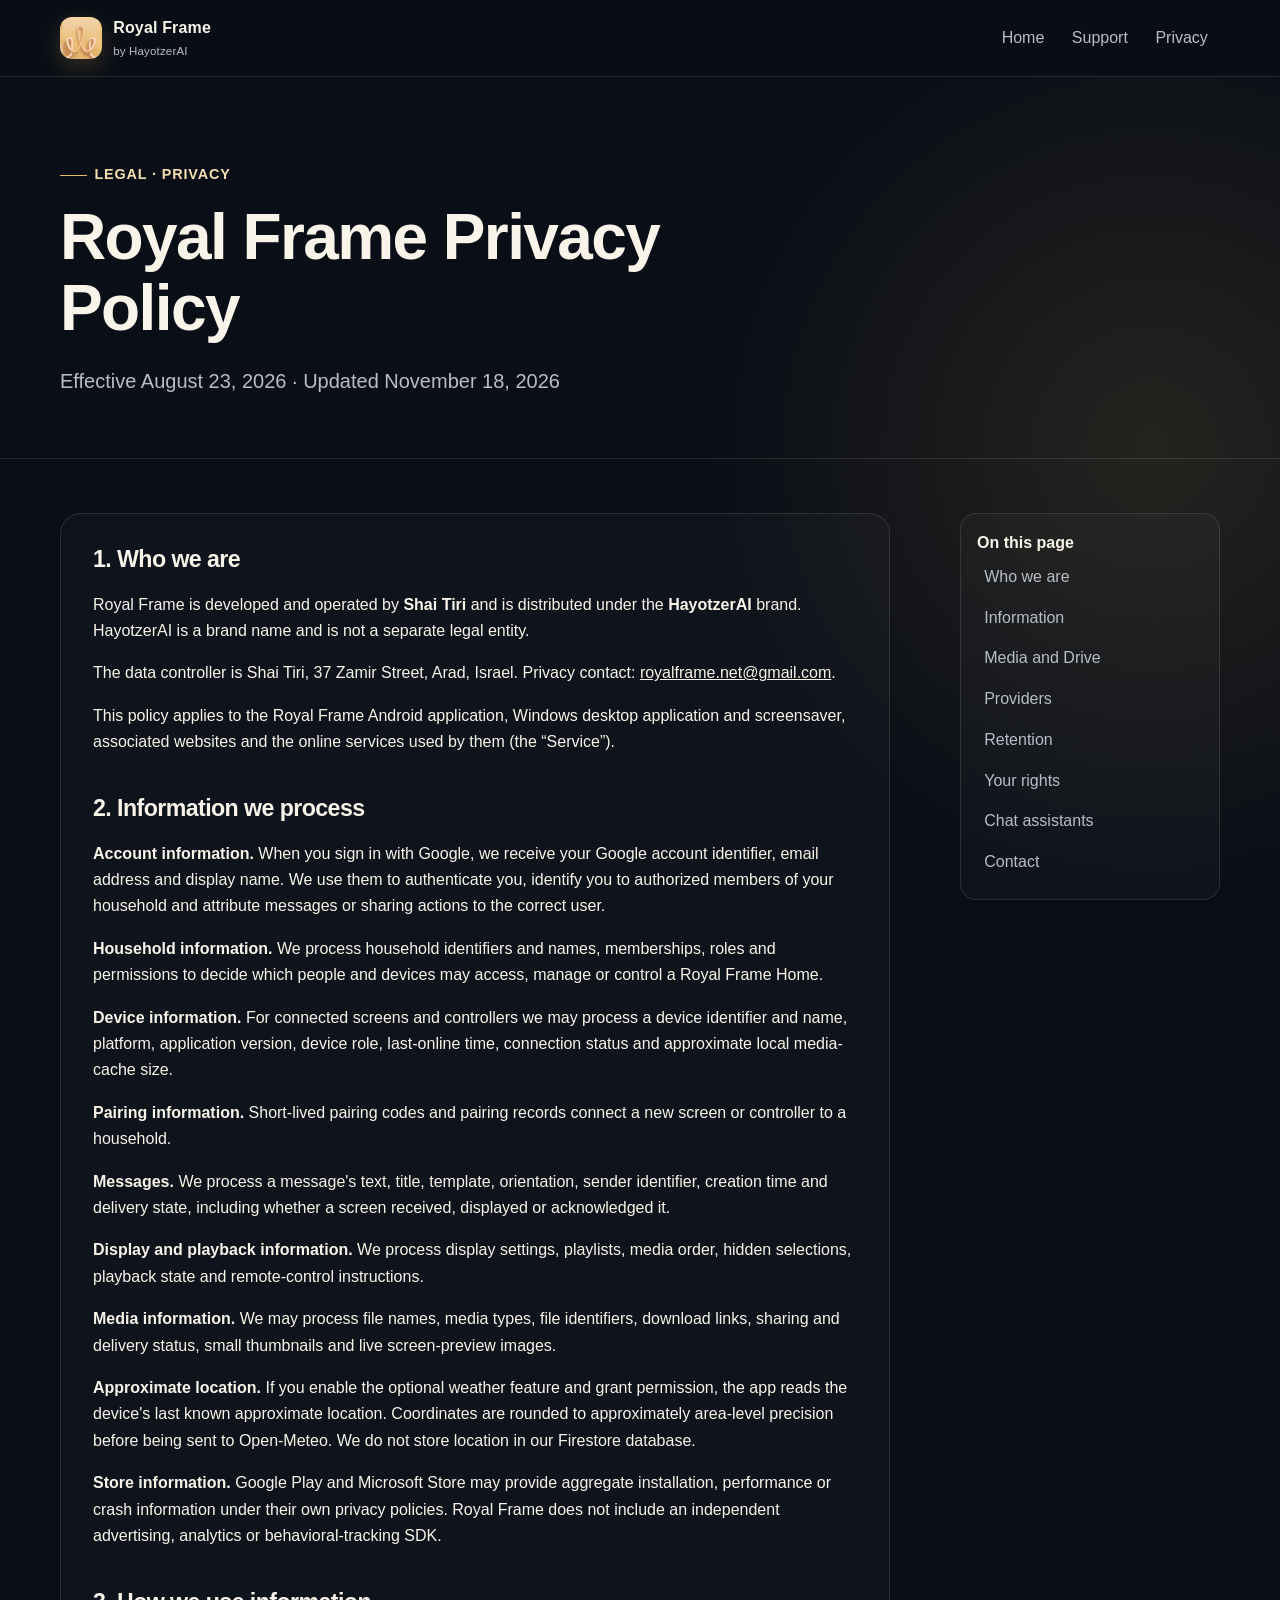
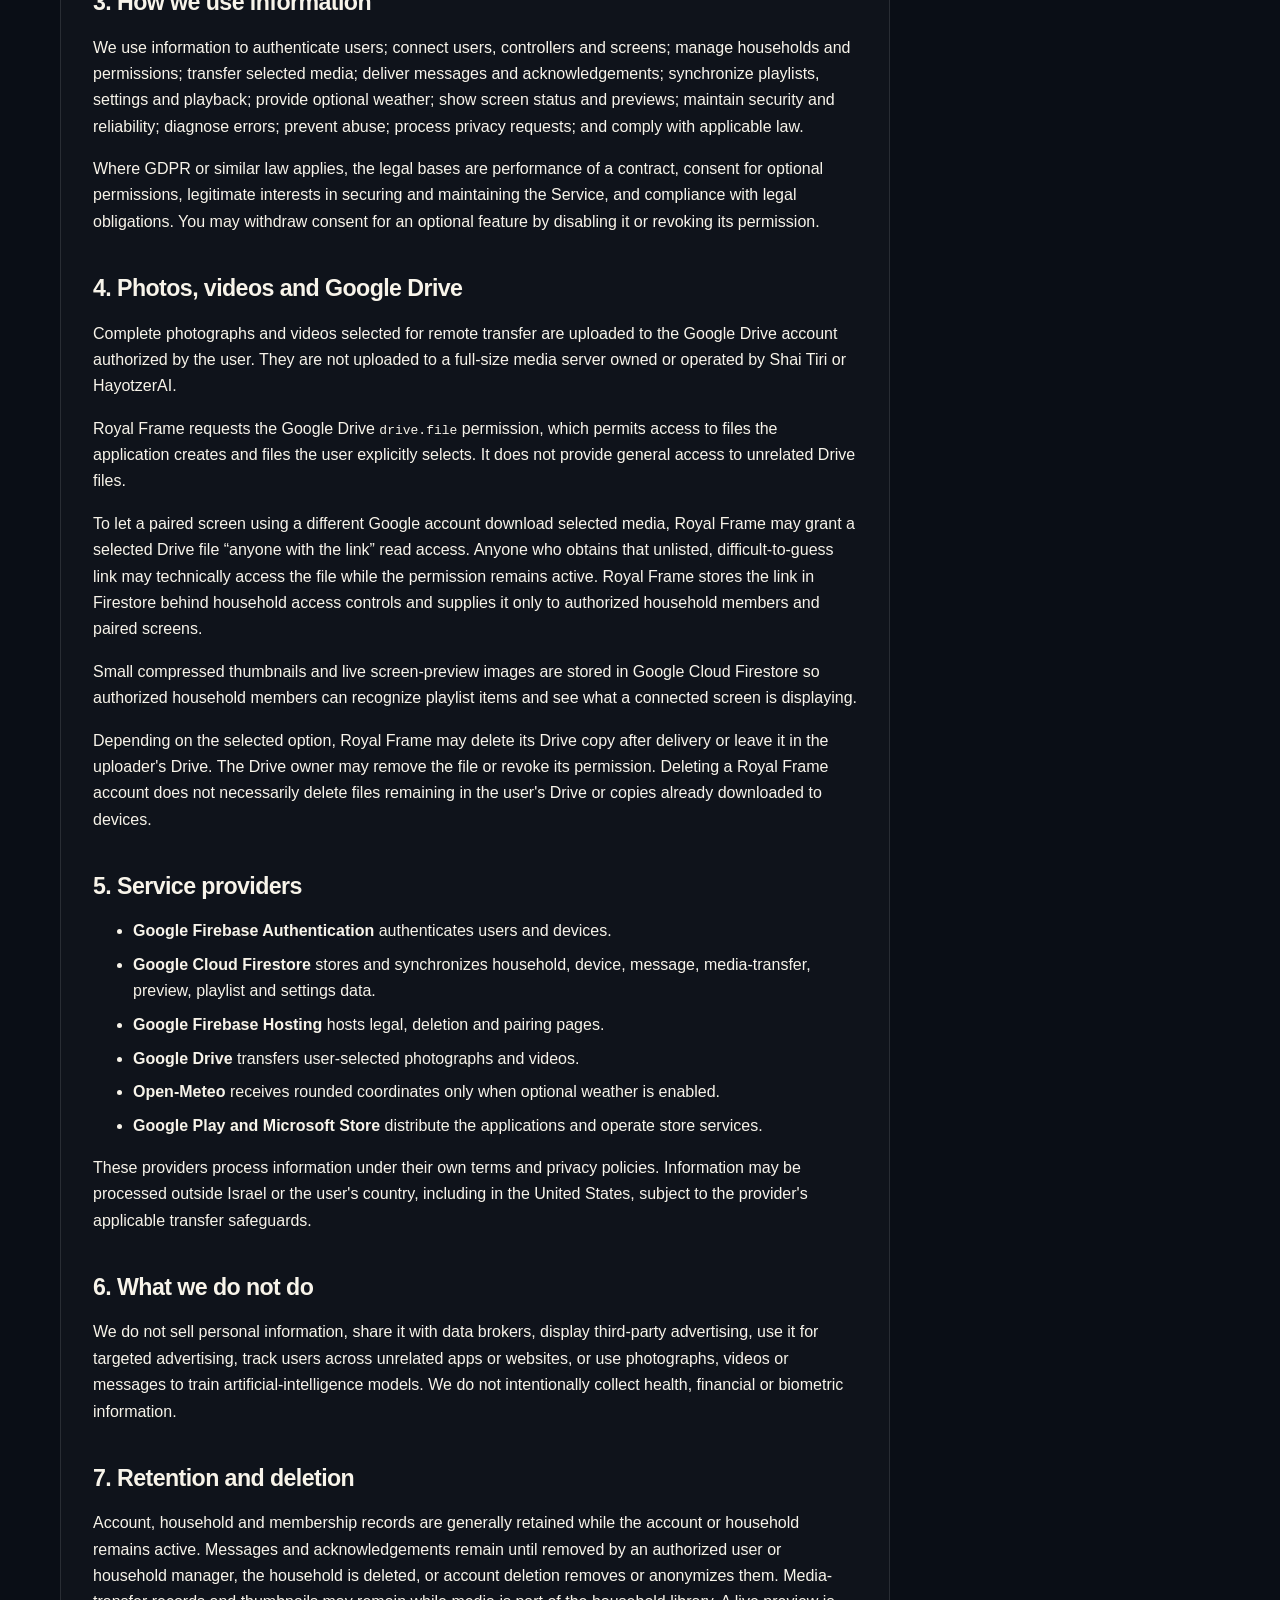
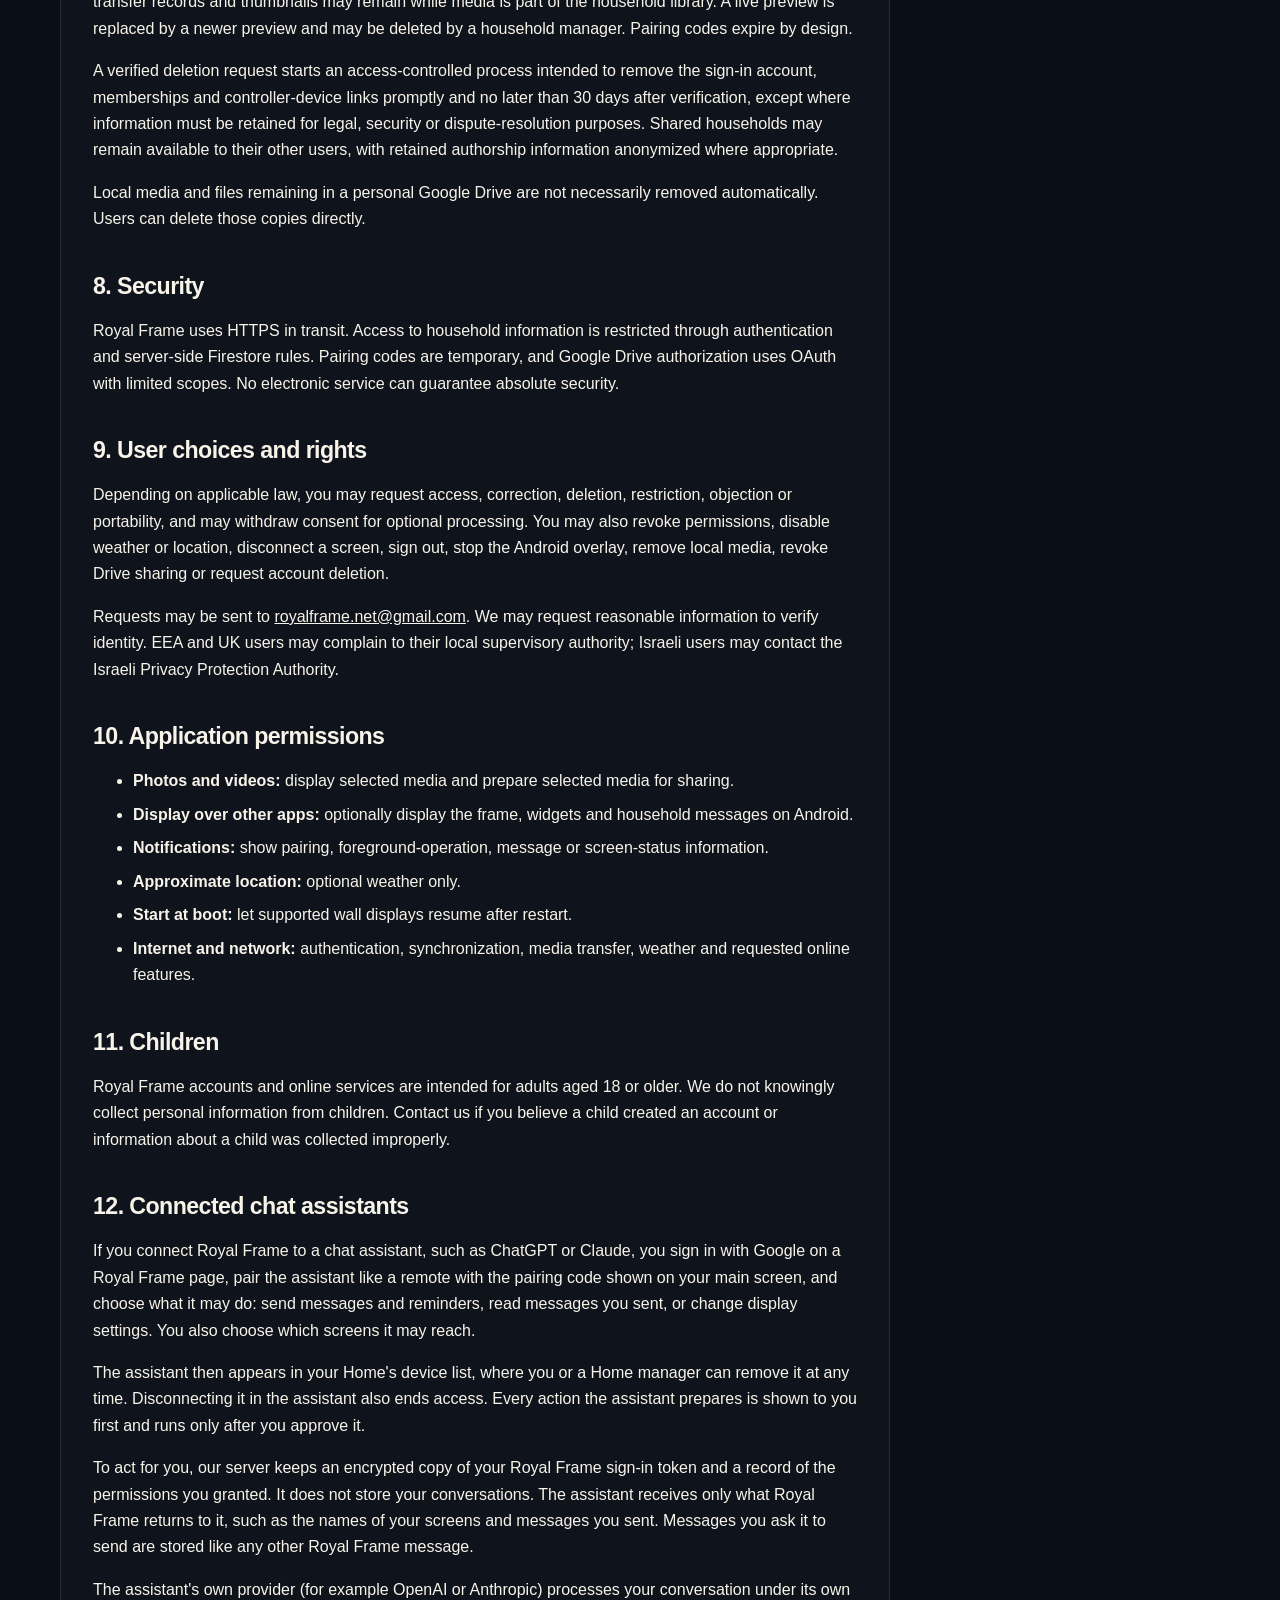
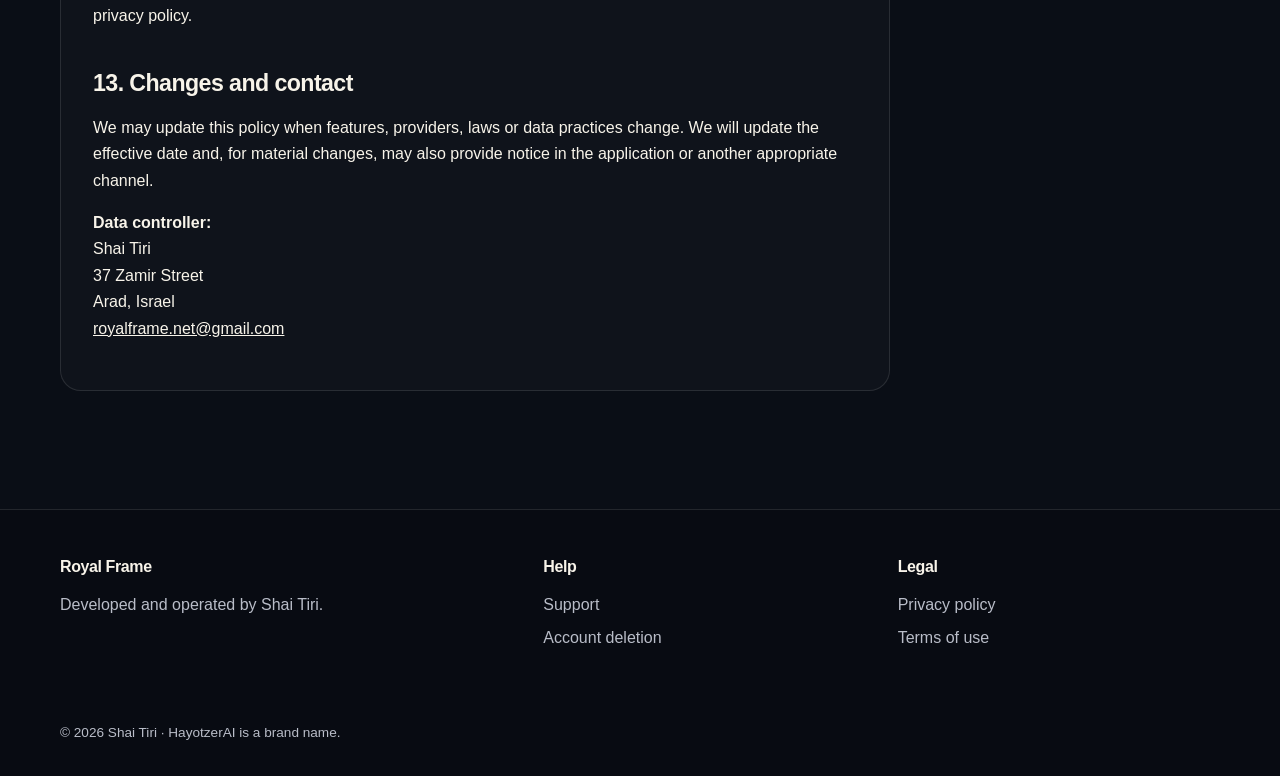
<file: privacy.html>
<!doctype html>
<html lang="en" dir="ltr">
<head>
  <meta charset="utf-8"><meta name="viewport" content="width=device-width, initial-scale=1">
  <meta name="description" content="Royal Frame privacy policy."><meta name="theme-color" content="#0a0e16">
  <title>Royal Frame Privacy Policy</title><link rel="icon" href="assets/royal-frame-icon.png"><link rel="stylesheet" href="styles.css"><script src="site.js" defer></script>
</head>
<body>
  <a class="skip-link" href="#main">Skip to content</a>
  <header class="site-header"><div class="nav-shell"><a class="brand" href="index.html"><img src="assets/royal-frame-icon.png" alt=""><span>Royal Frame<small>by HayotzerAI</small></span></a><nav class="nav-links"><a href="index.html">Home</a><a href="support.html">Support</a><a href="privacy.html">Privacy</a></nav></div></header>
  <main id="main">
    <section class="page-hero"><div class="content-shell"><p class="eyebrow">Legal · Privacy</p><h1>Royal Frame Privacy Policy</h1><p class="lead">Effective August 23, 2026 · Updated November 18, 2026</p></div></section>
    <section class="section compact"><div class="content-shell legal-layout">
      <article class="legal-copy">
        <h2 id="who">1. Who we are</h2>
        <p>Royal Frame is developed and operated by <strong>Shai Tiri</strong> and is distributed under the <strong>HayotzerAI</strong> brand. HayotzerAI is a brand name and is not a separate legal entity.</p>
        <p>The data controller is Shai Tiri, 37 Zamir Street, Arad, Israel. Privacy contact: <a href="mailto:royalframe.net@gmail.com">royalframe.net@gmail.com</a>.</p>
        <p>This policy applies to the Royal Frame Android application, Windows desktop application and screensaver, associated websites and the online services used by them (the “Service”).</p>

        <h2 id="information">2. Information we process</h2>
        <p><strong>Account information.</strong> When you sign in with Google, we receive your Google account identifier, email address and display name. We use them to authenticate you, identify you to authorized members of your household and attribute messages or sharing actions to the correct user.</p>
        <p><strong>Household information.</strong> We process household identifiers and names, memberships, roles and permissions to decide which people and devices may access, manage or control a Royal Frame Home.</p>
        <p><strong>Device information.</strong> For connected screens and controllers we may process a device identifier and name, platform, application version, device role, last-online time, connection status and approximate local media-cache size.</p>
        <p><strong>Pairing information.</strong> Short-lived pairing codes and pairing records connect a new screen or controller to a household.</p>
        <p><strong>Messages.</strong> We process a message's text, title, template, orientation, sender identifier, creation time and delivery state, including whether a screen received, displayed or acknowledged it.</p>
        <p><strong>Display and playback information.</strong> We process display settings, playlists, media order, hidden selections, playback state and remote-control instructions.</p>
        <p><strong>Media information.</strong> We may process file names, media types, file identifiers, download links, sharing and delivery status, small thumbnails and live screen-preview images.</p>
        <p><strong>Approximate location.</strong> If you enable the optional weather feature and grant permission, the app reads the device's last known approximate location. Coordinates are rounded to approximately area-level precision before being sent to Open-Meteo. We do not store location in our Firestore database.</p>
        <p><strong>Store information.</strong> Google Play and Microsoft Store may provide aggregate installation, performance or crash information under their own privacy policies. Royal Frame does not include an independent advertising, analytics or behavioral-tracking SDK.</p>

        <h2 id="purposes">3. How we use information</h2>
        <p>We use information to authenticate users; connect users, controllers and screens; manage households and permissions; transfer selected media; deliver messages and acknowledgements; synchronize playlists, settings and playback; provide optional weather; show screen status and previews; maintain security and reliability; diagnose errors; prevent abuse; process privacy requests; and comply with applicable law.</p>
        <p>Where GDPR or similar law applies, the legal bases are performance of a contract, consent for optional permissions, legitimate interests in securing and maintaining the Service, and compliance with legal obligations. You may withdraw consent for an optional feature by disabling it or revoking its permission.</p>

        <h2 id="media">4. Photos, videos and Google Drive</h2>
        <p>Complete photographs and videos selected for remote transfer are uploaded to the Google Drive account authorized by the user. They are not uploaded to a full-size media server owned or operated by Shai Tiri or HayotzerAI.</p>
        <p>Royal Frame requests the Google Drive <code>drive.file</code> permission, which permits access to files the application creates and files the user explicitly selects. It does not provide general access to unrelated Drive files.</p>
        <p>To let a paired screen using a different Google account download selected media, Royal Frame may grant a selected Drive file “anyone with the link” read access. Anyone who obtains that unlisted, difficult-to-guess link may technically access the file while the permission remains active. Royal Frame stores the link in Firestore behind household access controls and supplies it only to authorized household members and paired screens.</p>
        <p>Small compressed thumbnails and live screen-preview images are stored in Google Cloud Firestore so authorized household members can recognize playlist items and see what a connected screen is displaying.</p>
        <p>Depending on the selected option, Royal Frame may delete its Drive copy after delivery or leave it in the uploader's Drive. The Drive owner may remove the file or revoke its permission. Deleting a Royal Frame account does not necessarily delete files remaining in the user's Drive or copies already downloaded to devices.</p>

        <h2 id="providers">5. Service providers</h2>
        <ul>
          <li><strong>Google Firebase Authentication</strong> authenticates users and devices.</li>
          <li><strong>Google Cloud Firestore</strong> stores and synchronizes household, device, message, media-transfer, preview, playlist and settings data.</li>
          <li><strong>Google Firebase Hosting</strong> hosts legal, deletion and pairing pages.</li>
          <li><strong>Google Drive</strong> transfers user-selected photographs and videos.</li>
          <li><strong>Open-Meteo</strong> receives rounded coordinates only when optional weather is enabled.</li>
          <li><strong>Google Play and Microsoft Store</strong> distribute the applications and operate store services.</li>
        </ul>
        <p>These providers process information under their own terms and privacy policies. Information may be processed outside Israel or the user's country, including in the United States, subject to the provider's applicable transfer safeguards.</p>

        <h2 id="not-do">6. What we do not do</h2>
        <p>We do not sell personal information, share it with data brokers, display third-party advertising, use it for targeted advertising, track users across unrelated apps or websites, or use photographs, videos or messages to train artificial-intelligence models. We do not intentionally collect health, financial or biometric information.</p>

        <h2 id="retention">7. Retention and deletion</h2>
        <p>Account, household and membership records are generally retained while the account or household remains active. Messages and acknowledgements remain until removed by an authorized user or household manager, the household is deleted, or account deletion removes or anonymizes them. Media-transfer records and thumbnails may remain while media is part of the household library. A live preview is replaced by a newer preview and may be deleted by a household manager. Pairing codes expire by design.</p>
        <p>A verified deletion request starts an access-controlled process intended to remove the sign-in account, memberships and controller-device links promptly and no later than 30 days after verification, except where information must be retained for legal, security or dispute-resolution purposes. Shared households may remain available to their other users, with retained authorship information anonymized where appropriate.</p>
        <p>Local media and files remaining in a personal Google Drive are not necessarily removed automatically. Users can delete those copies directly.</p>

        <h2 id="security">8. Security</h2>
        <p>Royal Frame uses HTTPS in transit. Access to household information is restricted through authentication and server-side Firestore rules. Pairing codes are temporary, and Google Drive authorization uses OAuth with limited scopes. No electronic service can guarantee absolute security.</p>

        <h2 id="rights">9. User choices and rights</h2>
        <p>Depending on applicable law, you may request access, correction, deletion, restriction, objection or portability, and may withdraw consent for optional processing. You may also revoke permissions, disable weather or location, disconnect a screen, sign out, stop the Android overlay, remove local media, revoke Drive sharing or request account deletion.</p>
        <p>Requests may be sent to <a href="mailto:royalframe.net@gmail.com?subject=Royal%20Frame%20Privacy%20Request">royalframe.net@gmail.com</a>. We may request reasonable information to verify identity. EEA and UK users may complain to their local supervisory authority; Israeli users may contact the Israeli Privacy Protection Authority.</p>

        <h2 id="permissions">10. Application permissions</h2>
        <ul>
          <li><strong>Photos and videos:</strong> display selected media and prepare selected media for sharing.</li>
          <li><strong>Display over other apps:</strong> optionally display the frame, widgets and household messages on Android.</li>
          <li><strong>Notifications:</strong> show pairing, foreground-operation, message or screen-status information.</li>
          <li><strong>Approximate location:</strong> optional weather only.</li>
          <li><strong>Start at boot:</strong> let supported wall displays resume after restart.</li>
          <li><strong>Internet and network:</strong> authentication, synchronization, media transfer, weather and requested online features.</li>
        </ul>

        <h2 id="children">11. Children</h2>
        <p>Royal Frame accounts and online services are intended for adults aged 18 or older. We do not knowingly collect personal information from children. Contact us if you believe a child created an account or information about a child was collected improperly.</p>

        <h2 id="assistants">12. Connected chat assistants</h2>
        <p>If you connect Royal Frame to a chat assistant, such as ChatGPT or Claude, you sign in with Google on a Royal Frame page, pair the assistant like a remote with the pairing code shown on your main screen, and choose what it may do: send messages and reminders, read messages you sent, or change display settings. You also choose which screens it may reach.</p>
        <p>The assistant then appears in your Home&#39;s device list, where you or a Home manager can remove it at any time. Disconnecting it in the assistant also ends access. Every action the assistant prepares is shown to you first and runs only after you approve it.</p>
        <p>To act for you, our server keeps an encrypted copy of your Royal Frame sign-in token and a record of the permissions you granted. It does not store your conversations. The assistant receives only what Royal Frame returns to it, such as the names of your screens and messages you sent. Messages you ask it to send are stored like any other Royal Frame message.</p>
        <p>The assistant&#39;s own provider (for example OpenAI or Anthropic) processes your conversation under its own privacy policy.</p>

        <h2 id="changes">13. Changes and contact</h2>
        <p>We may update this policy when features, providers, laws or data practices change. We will update the effective date and, for material changes, may also provide notice in the application or another appropriate channel.</p>
        <p><strong>Data controller:</strong><br>Shai Tiri<br>37 Zamir Street<br>Arad, Israel<br><a href="mailto:royalframe.net@gmail.com">royalframe.net@gmail.com</a></p>
      </article>
      <nav class="legal-nav" aria-label="Policy sections"><strong>On this page</strong><a href="#who">Who we are</a><a href="#information">Information</a><a href="#media">Media and Drive</a><a href="#providers">Providers</a><a href="#retention">Retention</a><a href="#rights">Your rights</a><a href="#assistants">Chat assistants</a><a href="#changes">Contact</a></nav>
    </div></section>
  </main>
  <footer class="site-footer"><div class="content-shell footer-grid"><div><h3>Royal Frame</h3><p class="muted">Developed and operated by Shai Tiri.</p></div><div><h3>Help</h3><a href="support.html">Support</a><a href="delete-account.html">Account deletion</a></div><div><h3>Legal</h3><a href="privacy.html">Privacy policy</a><a href="terms.html">Terms of use</a></div></div><div class="content-shell footer-note">© <span data-year>2026</span> Shai Tiri · HayotzerAI is a brand name.</div></footer>
</body>
</html>
</file>
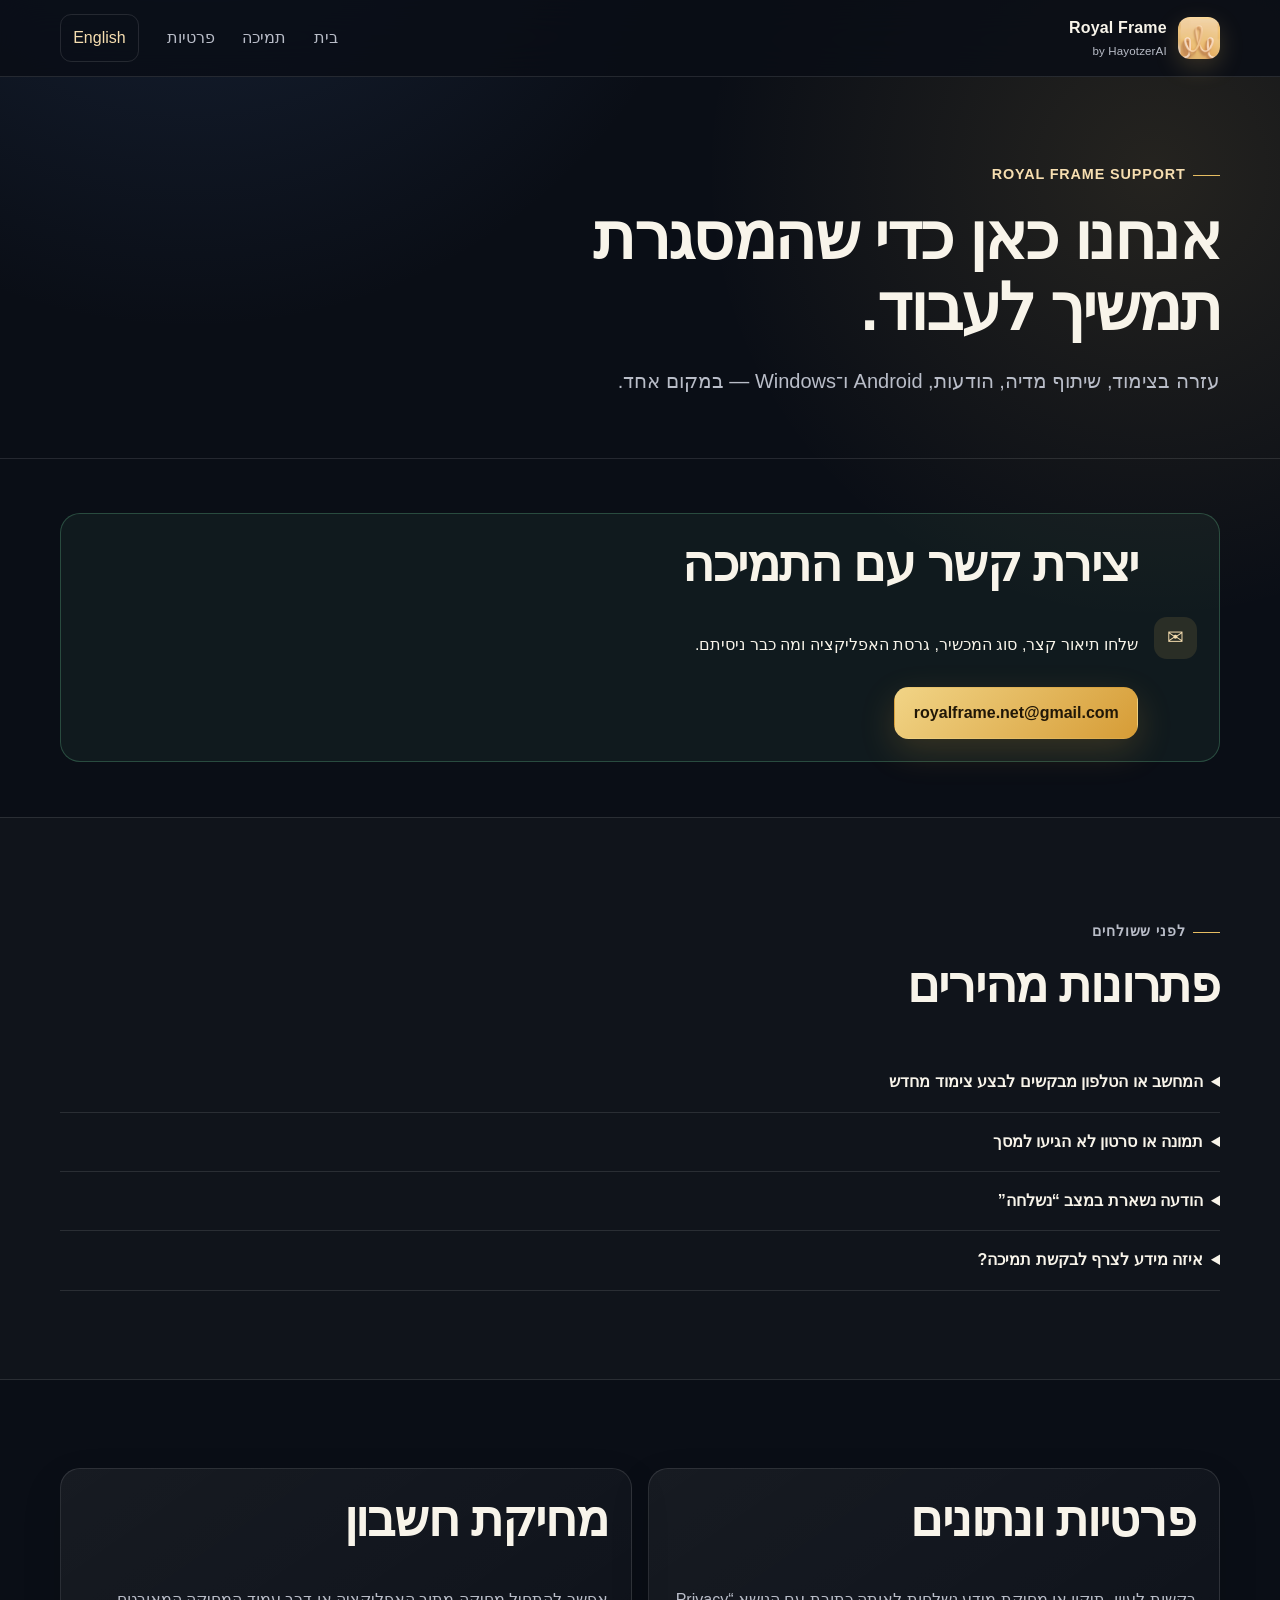
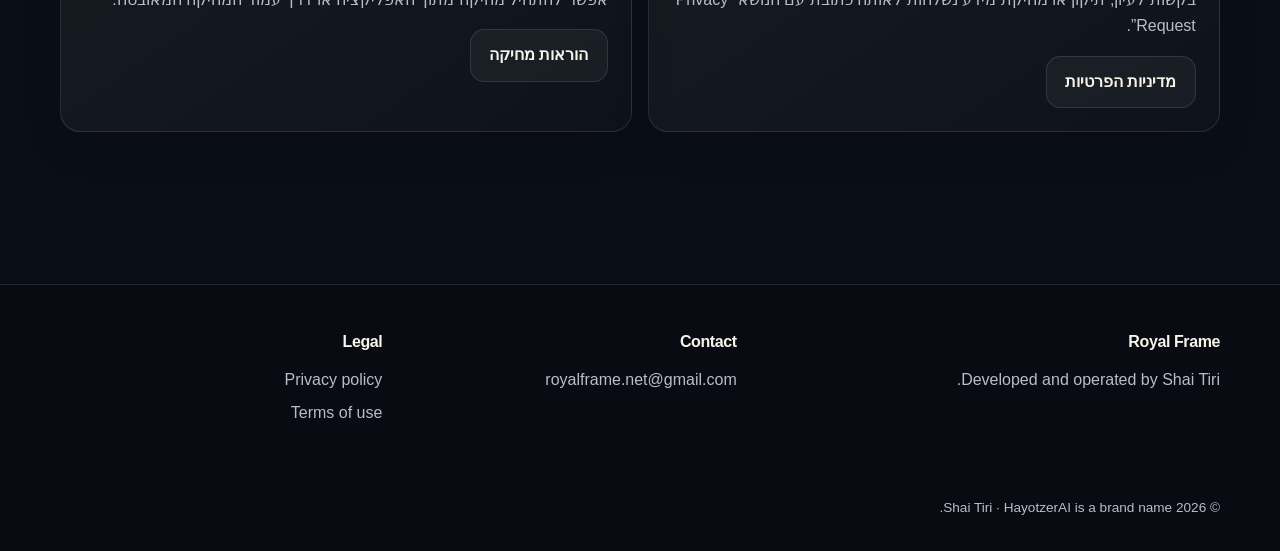
<file: support.html>
<!doctype html>
<html lang="he" dir="rtl" data-language="he">
<head>
  <meta charset="utf-8"><meta name="viewport" content="width=device-width, initial-scale=1">
  <meta name="description" content="Royal Frame support, troubleshooting and contact information.">
  <meta name="theme-color" content="#0a0e16">
  <title>Royal Frame Support — תמיכה</title>
  <link rel="icon" href="assets/royal-frame-icon.png"><link rel="stylesheet" href="styles.css"><script src="site.js" defer></script>
</head>
<body>
  <a class="skip-link" href="#main">דלג לתוכן</a>
  <header class="site-header"><div class="nav-shell"><a class="brand" href="index.html"><img src="assets/royal-frame-icon.png" alt=""><span>Royal Frame<small>by HayotzerAI</small></span></a><nav class="nav-links"><a href="index.html"><span data-lang="he">בית</span><span data-lang="en">Home</span></a><a href="support.html"><span data-lang="he">תמיכה</span><span data-lang="en">Support</span></a><a href="privacy.html"><span data-lang="he">פרטיות</span><span data-lang="en">Privacy</span></a></nav><button class="language-button" type="button" data-language-toggle>English</button></div></header>
  <main id="main">
    <section class="page-hero"><div class="content-shell"><p class="eyebrow">Royal Frame Support</p><h1 data-lang="he">אנחנו כאן כדי שהמסגרת תמשיך לעבוד.</h1><h1 data-lang="en">We are here to keep your frame working.</h1><p class="lead" data-lang="he">עזרה בצימוד, שיתוף מדיה, הודעות, Android ו־Windows — במקום אחד.</p><p class="lead" data-lang="en">Help with pairing, media sharing, messages, Android and Windows—in one place.</p></div></section>
    <section class="section compact"><div class="content-shell">
      <div class="contact-card"><div class="card-icon">✉</div><div><h2 data-lang="he">יצירת קשר עם התמיכה</h2><h2 data-lang="en">Contact support</h2><p data-lang="he">שלחו תיאור קצר, סוג המכשיר, גרסת האפליקציה ומה כבר ניסיתם.</p><p data-lang="en">Send a short description, device type, app version and what you already tried.</p><div class="inline-actions"><a class="button primary" href="mailto:royalframe.net@gmail.com?subject=Royal%20Frame%20Support%20Request">royalframe.net@gmail.com</a></div></div></div>
    </div></section>
    <section class="section alt"><div class="content-shell"><div class="section-heading"><p class="eyebrow"><span data-lang="he">לפני ששולחים</span><span data-lang="en">Before you write</span></p><h2 data-lang="he">פתרונות מהירים</h2><h2 data-lang="en">Quick answers</h2></div>
      <div class="faq">
        <details><summary><span data-lang="he">המחשב או הטלפון מבקשים לבצע צימוד מחדש</span><span data-lang="en">The PC or phone asks to pair again</span></summary><p data-lang="he">ודאו שאתם מחוברים לאותו בית ושמסך הקיר הראשי מופיע כמחובר. אם קוד קודם פג, צרו קוד חדש מהמסך הראשי והשלימו את הצימוד לפני שיתוף מדיה.</p><p data-lang="en">Confirm that both devices are using the same Home and that the primary wall display is online. If the old code expired, generate a new code on the primary display and complete pairing before sharing media.</p></details>
        <details><summary><span data-lang="he">תמונה או סרטון לא הגיעו למסך</span><span data-lang="en">A photo or video did not reach the screen</span></summary><p data-lang="he">בדקו שהחשבון שאישר Google Drive עדיין מחובר, שהקובץ עדיין קיים ב־Drive ושהמסך מחובר לרשת. אין לשלוח קישורי Drive או קודי צימוד בדוא״ל התמיכה.</p><p data-lang="en">Check that the Google Drive account is still authorized, the file remains in Drive and the screen is online. Do not email Drive links or pairing codes to support.</p></details>
        <details><summary><span data-lang="he">הודעה נשארת במצב “נשלחה”</span><span data-lang="en">A message remains in “sent” state</span></summary><p data-lang="he">אישור “הוצגה” נכתב רק לאחר שמסך מחובר מציג את ההודעה. ודאו שהמסך פעיל ושאותו בית נבחר בשני המכשירים.</p><p data-lang="en">“Displayed” is recorded only after an online screen renders the message. Confirm that the screen is active and that both devices have selected the same Home.</p></details>
        <details><summary><span data-lang="he">איזה מידע לצרף לבקשת תמיכה?</span><span data-lang="en">What should I include in a support request?</span></summary><p data-lang="he">דגם המכשיר, Android או Windows, מספר גרסה, השעה המשוערת שבה התקלה קרתה וצילום מסך ללא מידע פרטי. לעולם אל תשלחו סיסמה, קוד צימוד פעיל או קישור פרטי לקובץ.</p><p data-lang="en">Include device model, Android or Windows, version number, approximate time of the problem and a screenshot with private information removed. Never send a password, active pairing code or private file link.</p></details>
      </div>
    </div></section>
    <section class="section"><div class="content-shell split-panel"><div class="card"><h2 data-lang="he">פרטיות ונתונים</h2><h2 data-lang="en">Privacy and data</h2><p data-lang="he">בקשות לעיון, תיקון או מחיקת מידע נשלחות לאותה כתובת עם הנושא “Privacy Request”.</p><p data-lang="en">Requests to access, correct or delete information use the same address with the subject “Privacy Request”.</p><a class="button" href="privacy.html"><span data-lang="he">מדיניות הפרטיות</span><span data-lang="en">Privacy policy</span></a></div><div class="card"><h2 data-lang="he">מחיקת חשבון</h2><h2 data-lang="en">Delete an account</h2><p data-lang="he">אפשר להתחיל מחיקה מתוך האפליקציה או דרך עמוד המחיקה המאובטח.</p><p data-lang="en">Start deletion from inside the app or through the secure deletion page.</p><a class="button" href="delete-account.html"><span data-lang="he">הוראות מחיקה</span><span data-lang="en">Deletion instructions</span></a></div></div></section>
  </main>
  <footer class="site-footer"><div class="content-shell footer-grid"><div><h3>Royal Frame</h3><p class="muted">Developed and operated by Shai Tiri.</p></div><div><h3>Contact</h3><a href="mailto:royalframe.net@gmail.com">royalframe.net@gmail.com</a></div><div><h3>Legal</h3><a href="privacy.html">Privacy policy</a><a href="terms.html">Terms of use</a></div></div><div class="content-shell footer-note">© <span data-year>2026</span> Shai Tiri · HayotzerAI is a brand name.</div></footer>
</body>
</html>
</file>
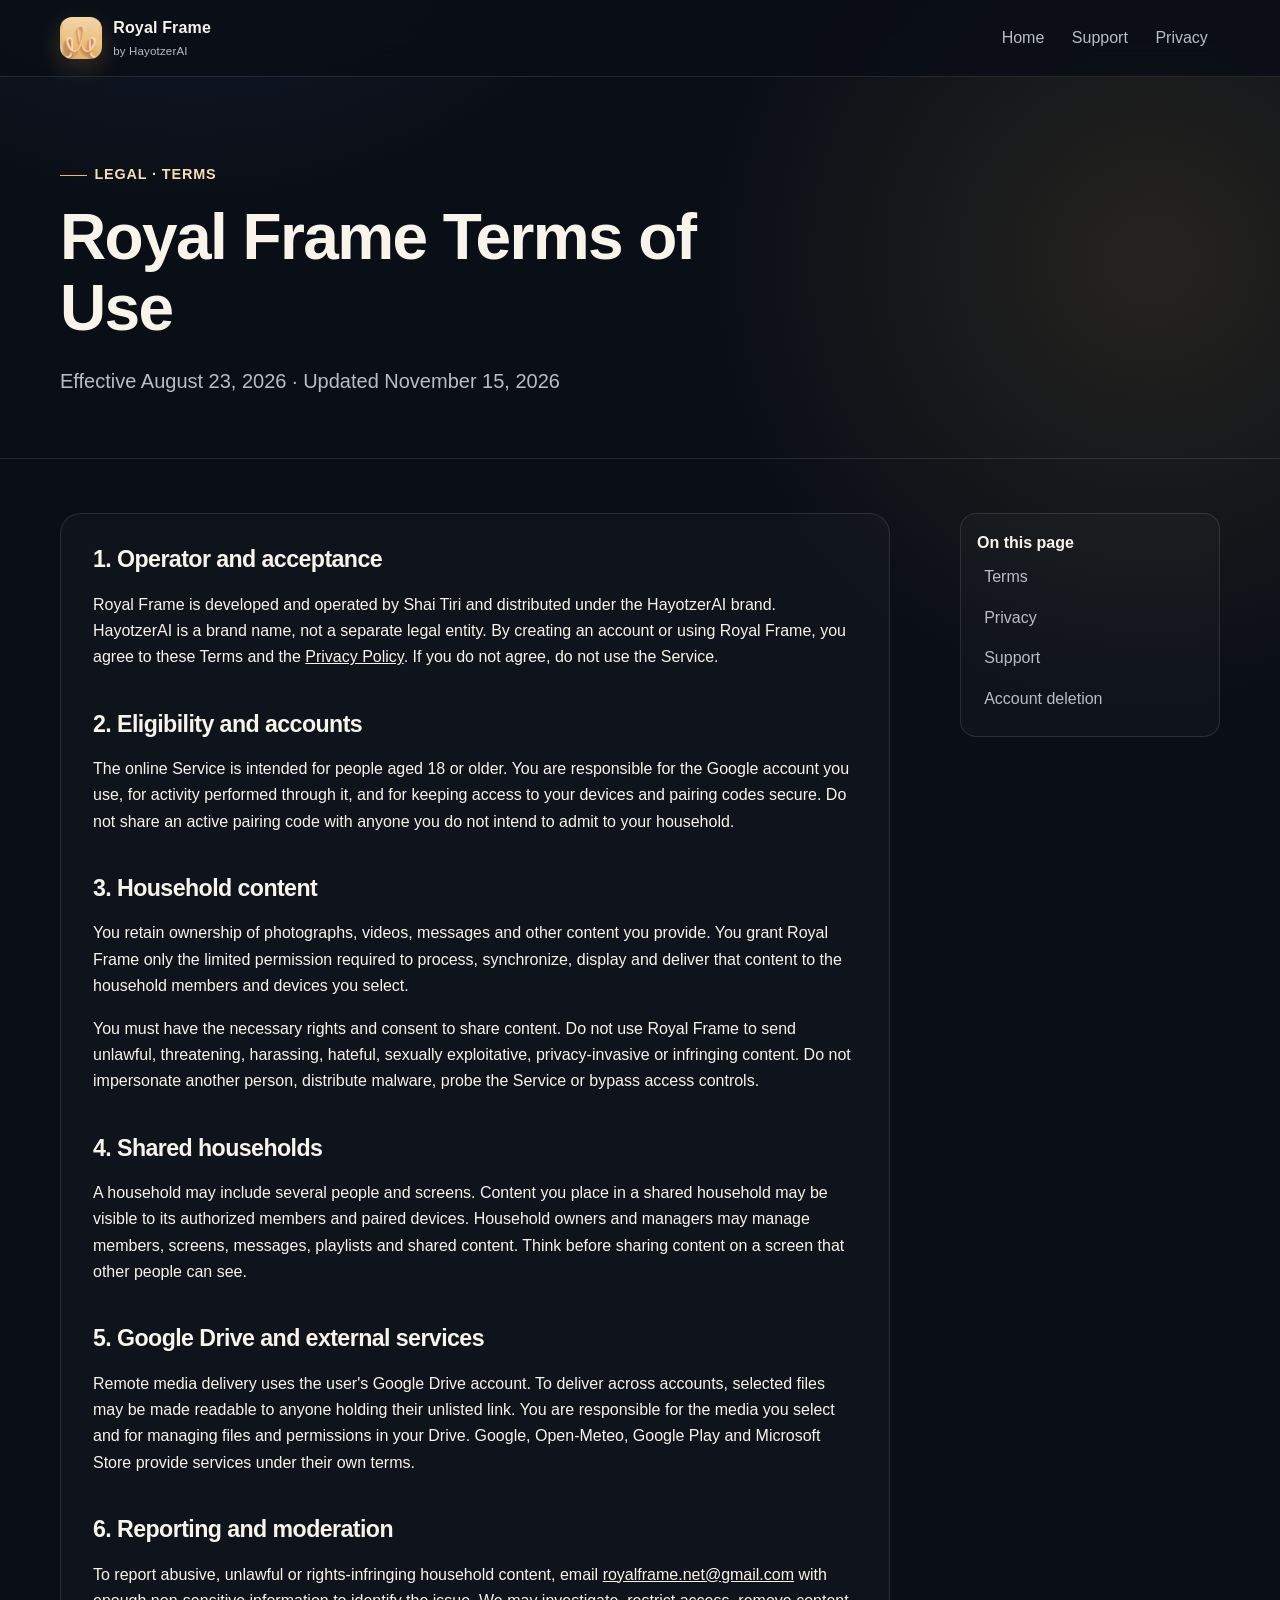
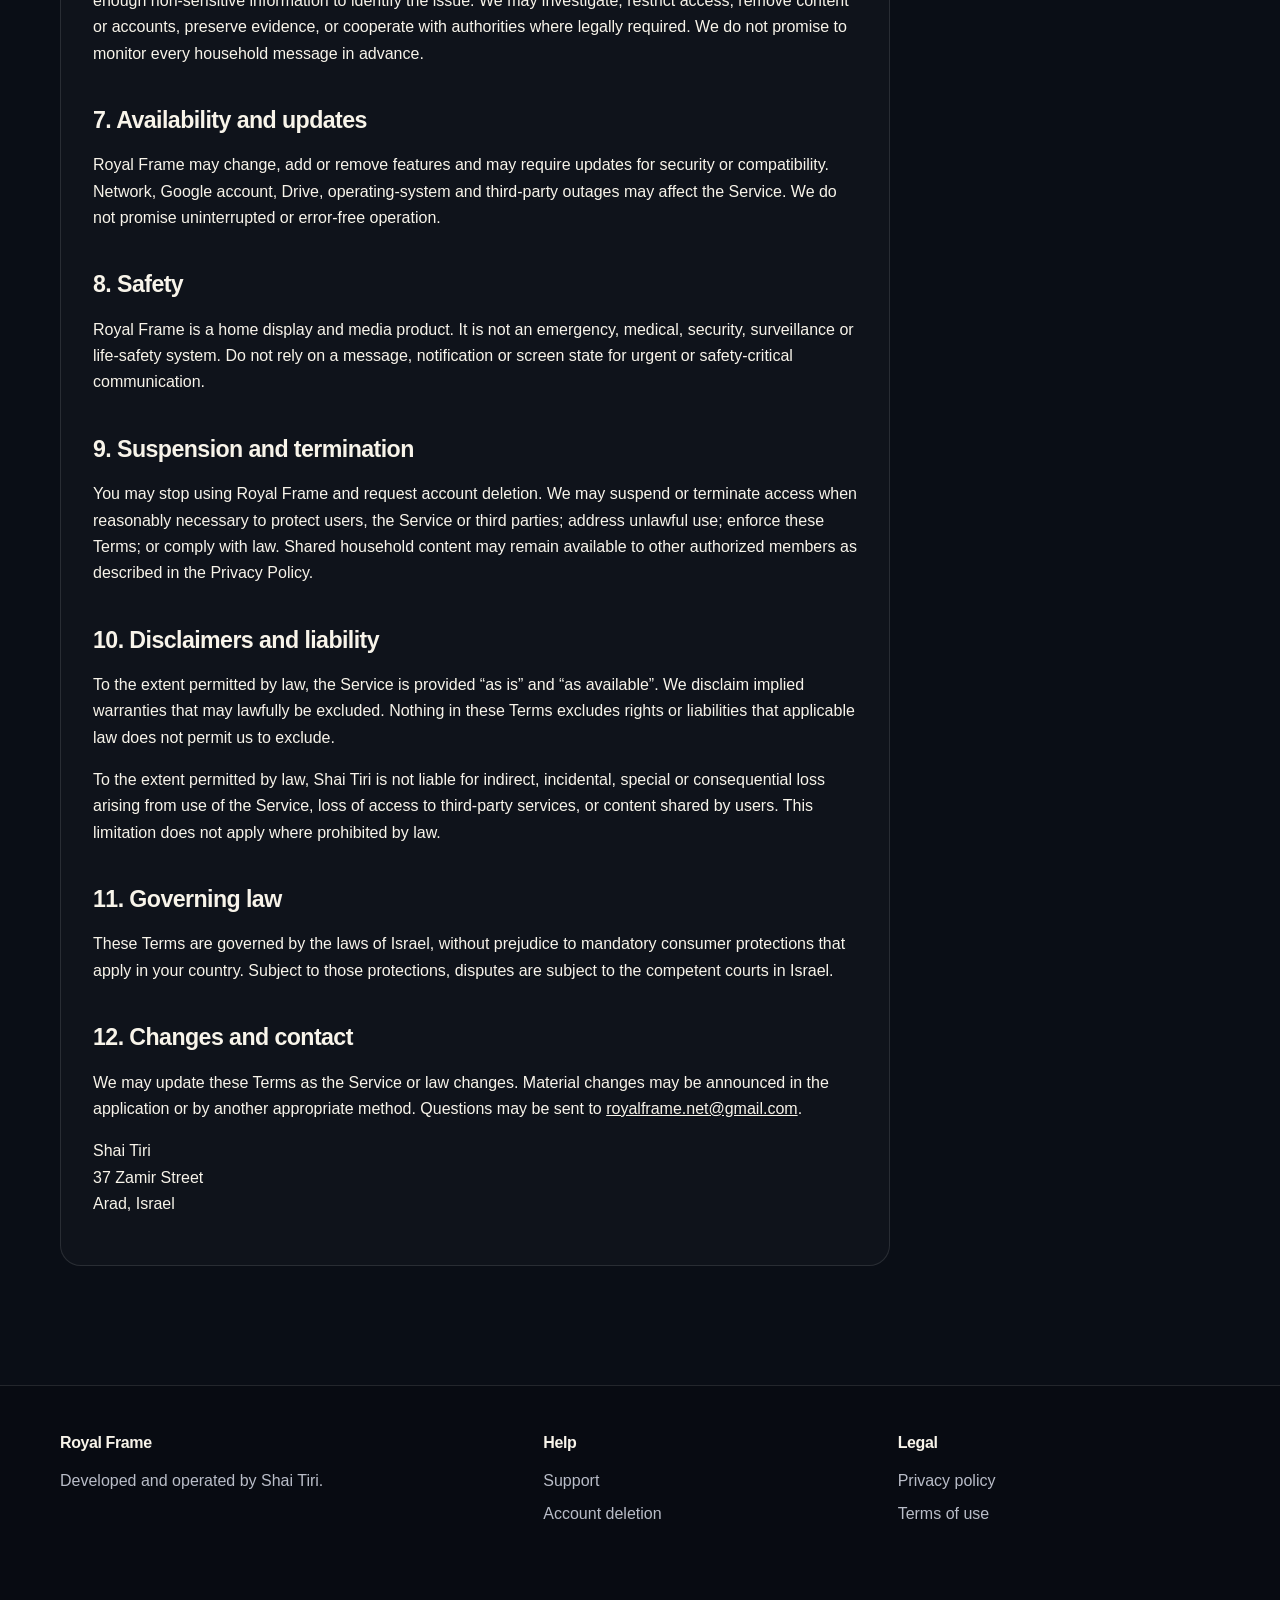
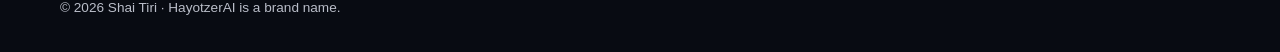
<file: terms.html>
<!doctype html>
<html lang="en" dir="ltr">
<head><meta charset="utf-8"><meta name="viewport" content="width=device-width, initial-scale=1"><meta name="description" content="Royal Frame terms of use."><meta name="theme-color" content="#0a0e16"><title>Royal Frame Terms of Use</title><link rel="icon" href="assets/royal-frame-icon.png"><link rel="stylesheet" href="styles.css"><script src="site.js" defer></script></head>
<body>
  <a class="skip-link" href="#main">Skip to content</a>
  <header class="site-header"><div class="nav-shell"><a class="brand" href="index.html"><img src="assets/royal-frame-icon.png" alt=""><span>Royal Frame<small>by HayotzerAI</small></span></a><nav class="nav-links"><a href="index.html">Home</a><a href="support.html">Support</a><a href="privacy.html">Privacy</a></nav></div></header>
  <main id="main"><section class="page-hero"><div class="content-shell"><p class="eyebrow">Legal · Terms</p><h1>Royal Frame Terms of Use</h1><p class="lead">Effective August 23, 2026 · Updated November 15, 2026</p></div></section>
    <section class="section compact"><div class="content-shell legal-layout"><article class="legal-copy">
      <h2>1. Operator and acceptance</h2><p>Royal Frame is developed and operated by Shai Tiri and distributed under the HayotzerAI brand. HayotzerAI is a brand name, not a separate legal entity. By creating an account or using Royal Frame, you agree to these Terms and the <a href="privacy.html">Privacy Policy</a>. If you do not agree, do not use the Service.</p>
      <h2>2. Eligibility and accounts</h2><p>The online Service is intended for people aged 18 or older. You are responsible for the Google account you use, for activity performed through it, and for keeping access to your devices and pairing codes secure. Do not share an active pairing code with anyone you do not intend to admit to your household.</p>
      <h2>3. Household content</h2><p>You retain ownership of photographs, videos, messages and other content you provide. You grant Royal Frame only the limited permission required to process, synchronize, display and deliver that content to the household members and devices you select.</p><p>You must have the necessary rights and consent to share content. Do not use Royal Frame to send unlawful, threatening, harassing, hateful, sexually exploitative, privacy-invasive or infringing content. Do not impersonate another person, distribute malware, probe the Service or bypass access controls.</p>
      <h2>4. Shared households</h2><p>A household may include several people and screens. Content you place in a shared household may be visible to its authorized members and paired devices. Household owners and managers may manage members, screens, messages, playlists and shared content. Think before sharing content on a screen that other people can see.</p>
      <h2>5. Google Drive and external services</h2><p>Remote media delivery uses the user's Google Drive account. To deliver across accounts, selected files may be made readable to anyone holding their unlisted link. You are responsible for the media you select and for managing files and permissions in your Drive. Google, Open-Meteo, Google Play and Microsoft Store provide services under their own terms.</p>
      <h2>6. Reporting and moderation</h2><p>To report abusive, unlawful or rights-infringing household content, email <a href="mailto:royalframe.net@gmail.com?subject=Royal%20Frame%20Content%20Report">royalframe.net@gmail.com</a> with enough non-sensitive information to identify the issue. We may investigate, restrict access, remove content or accounts, preserve evidence, or cooperate with authorities where legally required. We do not promise to monitor every household message in advance.</p>
      <h2>7. Availability and updates</h2><p>Royal Frame may change, add or remove features and may require updates for security or compatibility. Network, Google account, Drive, operating-system and third-party outages may affect the Service. We do not promise uninterrupted or error-free operation.</p>
      <h2>8. Safety</h2><p>Royal Frame is a home display and media product. It is not an emergency, medical, security, surveillance or life-safety system. Do not rely on a message, notification or screen state for urgent or safety-critical communication.</p>
      <h2>9. Suspension and termination</h2><p>You may stop using Royal Frame and request account deletion. We may suspend or terminate access when reasonably necessary to protect users, the Service or third parties; address unlawful use; enforce these Terms; or comply with law. Shared household content may remain available to other authorized members as described in the Privacy Policy.</p>
      <h2>10. Disclaimers and liability</h2><p>To the extent permitted by law, the Service is provided “as is” and “as available”. We disclaim implied warranties that may lawfully be excluded. Nothing in these Terms excludes rights or liabilities that applicable law does not permit us to exclude.</p><p>To the extent permitted by law, Shai Tiri is not liable for indirect, incidental, special or consequential loss arising from use of the Service, loss of access to third-party services, or content shared by users. This limitation does not apply where prohibited by law.</p>
      <h2>11. Governing law</h2><p>These Terms are governed by the laws of Israel, without prejudice to mandatory consumer protections that apply in your country. Subject to those protections, disputes are subject to the competent courts in Israel.</p>
      <h2>12. Changes and contact</h2><p>We may update these Terms as the Service or law changes. Material changes may be announced in the application or by another appropriate method. Questions may be sent to <a href="mailto:royalframe.net@gmail.com">royalframe.net@gmail.com</a>.</p><p>Shai Tiri<br>37 Zamir Street<br>Arad, Israel</p>
    </article><nav class="legal-nav" aria-label="Terms sections"><strong>On this page</strong><a href="#main">Terms</a><a href="privacy.html">Privacy</a><a href="support.html">Support</a><a href="delete-account.html">Account deletion</a></nav></div></section>
  </main>
  <footer class="site-footer"><div class="content-shell footer-grid"><div><h3>Royal Frame</h3><p class="muted">Developed and operated by Shai Tiri.</p></div><div><h3>Help</h3><a href="support.html">Support</a><a href="delete-account.html">Account deletion</a></div><div><h3>Legal</h3><a href="privacy.html">Privacy policy</a><a href="terms.html">Terms of use</a></div></div><div class="content-shell footer-note">© <span data-year>2026</span> Shai Tiri · HayotzerAI is a brand name.</div></footer>
</body>
</html>
</file>
<file: styles.css>
:root {
  color-scheme: dark;
  --ink: #f8f4ea;
  --muted: #b9bdc8;
  --surface: #151b27;
  --surface-2: #1c2433;
  --line: rgba(255, 255, 255, 0.11);
  --gold: #e6bd62;
  --gold-soft: #f6deb0;
  --blue: #83b9ff;
  --success: #75dda0;
  --shadow: 0 24px 80px rgba(0, 0, 0, 0.38);
}

* { box-sizing: border-box; }

html { scroll-behavior: smooth; }

body {
  margin: 0;
  min-width: 320px;
  background:
    radial-gradient(circle at 15% -10%, rgba(71, 108, 170, 0.24), transparent 34rem),
    radial-gradient(circle at 90% 8%, rgba(230, 189, 98, 0.12), transparent 28rem),
    #0a0e16;
  color: var(--ink);
  font-family: Inter, "Segoe UI", Arial, sans-serif;
  line-height: 1.65;
}

a { color: inherit; }
img { max-width: 100%; display: block; }
button, input, textarea, select { font: inherit; }

.skip-link {
  position: fixed;
  inset-inline-start: 1rem;
  top: -5rem;
  z-index: 100;
  padding: 0.7rem 1rem;
  border-radius: 0.6rem;
  background: var(--gold);
  color: #171006;
}

.skip-link:focus { top: 1rem; }

.site-header {
  position: sticky;
  top: 0;
  z-index: 20;
  border-bottom: 1px solid var(--line);
  background: rgba(10, 14, 22, 0.84);
  backdrop-filter: blur(18px);
}

.nav-shell,
.content-shell {
  width: min(1160px, calc(100% - 2rem));
  margin-inline: auto;
}

.nav-shell {
  min-height: 76px;
  display: flex;
  align-items: center;
  gap: 1rem;
}

.brand {
  display: inline-flex;
  align-items: center;
  gap: 0.7rem;
  margin-inline-end: auto;
  text-decoration: none;
  font-weight: 760;
  letter-spacing: 0.01em;
}

.brand img {
  width: 42px;
  height: 42px;
  border-radius: 12px;
  box-shadow: 0 8px 25px rgba(230, 189, 98, 0.2);
}

.brand small {
  display: block;
  color: var(--muted);
  font-size: 0.72rem;
  font-weight: 500;
}

.nav-links {
  display: flex;
  align-items: center;
  gap: 0.2rem;
}

.nav-links a,
.language-button {
  padding: 0.6rem 0.76rem;
  border: 0;
  border-radius: 0.7rem;
  background: transparent;
  color: var(--muted);
  text-decoration: none;
  cursor: pointer;
}

.nav-links a:hover,
.nav-links a:focus-visible,
.language-button:hover,
.language-button:focus-visible {
  background: rgba(255, 255, 255, 0.07);
  color: var(--ink);
  outline: none;
}

.language-button {
  border: 1px solid var(--line);
  color: var(--gold-soft);
}

.hero {
  padding: clamp(3.6rem, 8vw, 7.2rem) 0 4.5rem;
  overflow: hidden;
}

.hero-grid {
  display: grid;
  grid-template-columns: 0.9fr 1.1fr;
  align-items: center;
  gap: clamp(2rem, 5vw, 5rem);
}

.eyebrow {
  display: inline-flex;
  align-items: center;
  gap: 0.45rem;
  color: var(--gold-soft);
  font-size: 0.9rem;
  font-weight: 700;
  letter-spacing: 0.06em;
  text-transform: uppercase;
}

.eyebrow::before {
  width: 1.7rem;
  height: 1px;
  background: var(--gold);
  content: "";
}

h1, h2, h3 {
  margin-top: 0;
  line-height: 1.12;
  letter-spacing: -0.025em;
}

h1 {
  max-width: 13ch;
  margin-bottom: 1.25rem;
  font-size: clamp(2.7rem, 6vw, 5.6rem);
}

h2 { font-size: clamp(2rem, 3.8vw, 3.2rem); }
h3 { font-size: 1.2rem; }

.lead {
  max-width: 62ch;
  color: var(--muted);
  font-size: clamp(1.05rem, 1.7vw, 1.25rem);
}

.hero-actions,
.inline-actions {
  display: flex;
  flex-wrap: wrap;
  gap: 0.8rem;
  margin-top: 1.8rem;
}

.button {
  display: inline-flex;
  align-items: center;
  justify-content: center;
  min-height: 48px;
  padding: 0.75rem 1.15rem;
  border: 1px solid var(--line);
  border-radius: 0.9rem;
  background: rgba(255, 255, 255, 0.045);
  color: var(--ink);
  font-weight: 700;
  text-decoration: none;
  transition: transform 150ms ease, border-color 150ms ease, background 150ms ease;
}

.button:hover,
.button:focus-visible {
  transform: translateY(-2px);
  border-color: rgba(230, 189, 98, 0.7);
  outline: none;
}

.button.primary {
  border-color: transparent;
  background: linear-gradient(135deg, #f1d486, #d69c36);
  color: #211707;
  box-shadow: 0 12px 35px rgba(214, 156, 54, 0.2);
}

.hero-art {
  position: relative;
  padding: 0.7rem;
  border: 1px solid rgba(230, 189, 98, 0.25);
  border-radius: 1.8rem;
  background: linear-gradient(145deg, rgba(255,255,255,0.09), rgba(255,255,255,0.025));
  box-shadow: var(--shadow);
  transform: rotate(1deg);
}

.hero-art::after {
  position: absolute;
  inset: 0.7rem;
  border: 1px solid rgba(255, 255, 255, 0.18);
  border-radius: 1.25rem;
  pointer-events: none;
  content: "";
}

.hero-art img {
  width: 100%;
  aspect-ratio: 2 / 1;
  border-radius: 1.25rem;
  object-fit: cover;
}

.platform-strip {
  display: grid;
  grid-template-columns: repeat(3, 1fr);
  gap: 1px;
  overflow: hidden;
  margin-top: 2rem;
  border: 1px solid var(--line);
  border-radius: 1rem;
  background: var(--line);
}

.platform-strip span {
  padding: 0.9rem;
  background: rgba(12, 17, 27, 0.92);
  text-align: center;
  color: var(--muted);
  font-size: 0.9rem;
}

.download-section {
  position: relative;
  border-top: 1px solid var(--line);
  background:
    radial-gradient(circle at 20% 10%, rgba(230, 189, 98, 0.1), transparent 26rem),
    linear-gradient(180deg, rgba(255,255,255,0.025), rgba(255,255,255,0));
}

.download-heading { max-width: 790px; }

.beta-notice {
  display: grid;
  grid-template-columns: auto 1fr;
  align-items: start;
  gap: 0.85rem;
  margin: 0 0 1.2rem;
  padding: 1rem 1.15rem;
  border: 1px solid rgba(131, 185, 255, 0.26);
  border-radius: 1rem;
  background: rgba(131, 185, 255, 0.07);
}

.beta-notice p { margin: 0.2rem 0 0; color: var(--muted); }

.beta-dot {
  width: 0.72rem;
  height: 0.72rem;
  margin-top: 0.42rem;
  border-radius: 50%;
  background: var(--blue);
  box-shadow: 0 0 0 5px rgba(131, 185, 255, 0.12);
}

.short-link-panel {
  display: grid;
  grid-template-columns: auto 1fr;
  align-items: center;
  gap: 1.15rem;
  margin: 0 0 1.2rem;
  padding: 1rem 1.15rem;
  border: 1px solid rgba(230, 189, 98, 0.28);
  border-radius: 1rem;
  background: rgba(230, 189, 98, 0.07);
}

.short-link-qr {
  width: 132px;
  height: 132px;
  padding: 6px;
  border-radius: 0.75rem;
  background: #ffffff;
}

.short-link-label {
  margin: 0;
  color: var(--gold-soft);
  font-size: 0.78rem;
  font-weight: 800;
  letter-spacing: 0.12em;
  text-transform: uppercase;
}

.short-link-url {
  display: inline-block;
  margin: 0.2rem 0 0.35rem;
  color: var(--ink);
  font-size: clamp(1.5rem, 4vw, 2.1rem);
  font-weight: 800;
  text-underline-offset: 0.2em;
  overflow-wrap: anywhere;
}

.short-link-panel p:not(.short-link-label) { margin: 0; color: var(--muted); }

.download-grid {
  display: grid;
  grid-template-columns: repeat(2, minmax(0, 1fr));
  gap: 1rem;
}

.download-card {
  position: relative;
  display: flex;
  min-height: 100%;
  flex-direction: column;
  overflow: hidden;
  padding: clamp(1.35rem, 3vw, 2rem);
  border: 1px solid var(--line);
  border-radius: 1.45rem;
  background:
    linear-gradient(145deg, rgba(255,255,255,0.075), rgba(255,255,255,0.018)),
    var(--surface);
  box-shadow: 0 18px 50px rgba(0, 0, 0, 0.2);
}

.download-card::before {
  position: absolute;
  inset: 0 0 auto;
  height: 3px;
  background: linear-gradient(90deg, var(--card-accent, var(--gold)), transparent 78%);
  content: "";
}

.windows-card { --card-accent: #69aaf8; }
.apple-card { --card-accent: #e8e8eb; }
.android-card { --card-accent: #76d6a4; }
.tv-card { --card-accent: #e6bd62; }

.download-card-top {
  display: flex;
  align-items: center;
  gap: 0.8rem;
  margin-bottom: 1.25rem;
}

.platform-icon {
  width: 3.5rem;
  height: 3.5rem;
  display: grid;
  place-items: center;
  border: 1px solid rgba(255,255,255,0.1);
  border-radius: 1rem;
  background: rgba(255,255,255,0.05);
  color: var(--card-accent, var(--gold));
}

.platform-icon svg {
  width: 2rem;
  height: 2rem;
  fill: currentColor;
}

.platform-wordmark {
  width: 9rem;
  padding-inline: 0.75rem;
}

.platform-wordmark img {
  width: 100%;
  max-height: 2rem;
  object-fit: contain;
}

.platform-kicker {
  color: var(--card-accent, var(--gold-soft));
  font-size: 0.78rem;
  font-weight: 800;
  letter-spacing: 0.12em;
  text-transform: uppercase;
}

.download-card h3 { margin-bottom: 0.65rem; font-size: clamp(1.4rem, 2.5vw, 1.85rem); }
.download-card > p { margin-top: 0; color: var(--muted); }

.download-actions {
  display: flex;
  align-items: center;
  flex-wrap: wrap;
  gap: 0.9rem;
  margin-top: auto;
  padding-top: 1rem;
}

.download-actions .button { min-height: 46px; }

.text-link {
  color: var(--gold-soft);
  font-weight: 700;
  text-underline-offset: 0.24em;
}

.text-link:hover,
.text-link:focus-visible { color: var(--ink); }

/* The iPhone Home Screen guide: each step shows the button to look for before naming it. The art is
 * direction-neutral, because Safari places its buttons differently between layouts and versions. */
.ios-guide {
  margin-top: 1.1rem;
  padding-top: 1rem;
  border-top: 1px solid var(--line);
}
.ios-guide-title { margin: 0 0 0.8rem; color: var(--gold-soft); font-weight: 800; }
.ios-steps { margin: 0; padding-inline-start: 1.3rem; }
.ios-steps li { margin-bottom: 1rem; }
.ios-steps li::marker { color: var(--gold); font-weight: 800; }
.ios-steps p { margin: 0.35rem 0 0; color: var(--muted); }
.ios-art { display: flex; align-items: center; flex-wrap: wrap; gap: 0.6rem; }
.ios-art svg { width: 1.25rem; height: 1.25rem; fill: none; stroke: currentColor; stroke-width: 2;
  stroke-linecap: round; stroke-linejoin: round; }
.ios-key {
  width: 2.5rem;
  height: 2.5rem;
  display: grid;
  place-items: center;
  border: 1px solid rgba(230, 189, 98, 0.45);
  border-radius: 0.8rem;
  background: rgba(230, 189, 98, 0.1);
  color: var(--gold);
  font-size: 1.35rem;
  line-height: 1;
}
.ios-arrow { color: var(--muted); }
html[dir="rtl"] .ios-arrow { transform: scaleX(-1); }
.ios-row {
  display: inline-flex;
  align-items: center;
  gap: 0.6rem;
  padding: 0.5rem 0.8rem;
  border: 1px solid rgba(230, 189, 98, 0.45);
  border-radius: 0.8rem;
  background: var(--surface-2);
  color: var(--ink, #fff);
  font-size: 0.92rem;
}
.ios-switch { position: relative; width: 2.6rem; height: 1.55rem; border-radius: 999px; background: #34c759; }
.ios-switch::after {
  position: absolute;
  top: 0.12rem;
  inset-inline-end: 0.12rem;
  width: 1.31rem;
  height: 1.31rem;
  border-radius: 50%;
  background: #fff;
  content: "";
}
.ios-icon { width: 2.75rem; height: 2.75rem; border-radius: 0.7rem; }
.ios-icon-name { color: var(--muted); font-size: 0.85rem; }
.install-notes {
  margin-top: 1rem;
  padding-top: 1rem;
  border-top: 1px solid var(--line);
}

.install-notes summary {
  color: var(--gold-soft);
  font-weight: 750;
  cursor: pointer;
}

.install-notes ol {
  margin: 0.85rem 0 0;
  padding-inline-start: 1.3rem;
  color: var(--muted);
}

.install-notes li + li { margin-top: 0.4rem; }

.account-tip {
  margin: 0.9rem 0 0;
  padding: 0.75rem 0.85rem;
  border-radius: 0.75rem;
  background: rgba(230, 189, 98, 0.08);
  color: var(--gold-soft) !important;
}

.android-one-app {
  max-width: 900px;
  margin: 1.2rem auto 0;
  padding: 0.95rem 1.1rem;
  border-inline-start: 3px solid var(--success);
  border-radius: 0.75rem;
  background: rgba(117, 221, 160, 0.06);
  color: var(--muted);
}

.section { padding: 5.5rem 0; }
.section.compact { padding: 3.4rem 0; }
.section.alt { border-block: 1px solid var(--line); background: rgba(255, 255, 255, 0.025); }

.section-heading {
  max-width: 720px;
  margin-bottom: 2.3rem;
}

.section-heading p { color: var(--muted); }

.card-grid {
  display: grid;
  grid-template-columns: repeat(3, 1fr);
  gap: 1rem;
}

.card {
  padding: 1.45rem;
  border: 1px solid var(--line);
  border-radius: 1.25rem;
  background: linear-gradient(145deg, rgba(255,255,255,0.055), rgba(255,255,255,0.018));
  box-shadow: 0 16px 40px rgba(0, 0, 0, 0.12);
}

.card-icon {
  width: 2.65rem;
  height: 2.65rem;
  display: grid;
  place-items: center;
  margin-bottom: 1rem;
  border-radius: 0.8rem;
  background: rgba(230, 189, 98, 0.12);
  color: var(--gold-soft);
  font-size: 1.25rem;
}

.card p,
.muted { color: var(--muted); }

.split-panel {
  display: grid;
  grid-template-columns: 1fr 1fr;
  gap: 1rem;
}

.statement {
  padding: clamp(1.5rem, 4vw, 3rem);
  border: 1px solid rgba(230, 189, 98, 0.24);
  border-radius: 1.5rem;
  background: linear-gradient(135deg, rgba(230, 189, 98, 0.1), rgba(83, 131, 201, 0.08));
}

.statement strong { color: var(--gold-soft); }

.page-hero {
  padding: 4.5rem 0 2.5rem;
  border-bottom: 1px solid var(--line);
}

.page-hero h1 { max-width: 18ch; font-size: clamp(2.5rem, 5vw, 4.8rem); }

.legal-layout {
  display: grid;
  grid-template-columns: minmax(0, 1fr) 260px;
  align-items: start;
  gap: 2.2rem;
}

.legal-copy {
  max-width: 830px;
  padding: 2rem;
  border: 1px solid var(--line);
  border-radius: 1.3rem;
  background: rgba(255, 255, 255, 0.025);
}

.legal-copy h2 {
  margin-top: 2.5rem;
  font-size: 1.45rem;
}

.legal-copy h2:first-child { margin-top: 0; }
.legal-copy li + li { margin-top: 0.45rem; }

.legal-nav {
  position: sticky;
  top: 98px;
  padding: 1rem;
  border: 1px solid var(--line);
  border-radius: 1rem;
  background: rgba(255, 255, 255, 0.025);
}

.legal-nav a {
  display: block;
  padding: 0.45rem;
  border-radius: 0.45rem;
  color: var(--muted);
  text-decoration: none;
}

.legal-nav a:hover { color: var(--ink); background: rgba(255,255,255,0.05); }

.contact-card {
  display: grid;
  grid-template-columns: auto 1fr;
  gap: 1rem;
  align-items: center;
  padding: 1.4rem;
  border: 1px solid rgba(117, 221, 160, 0.25);
  border-radius: 1.25rem;
  background: rgba(117, 221, 160, 0.06);
}

.contact-card .card-icon { margin: 0; }

.faq details {
  border-bottom: 1px solid var(--line);
  padding: 1rem 0;
}

.faq summary {
  cursor: pointer;
  font-weight: 700;
}

.faq details p { color: var(--muted); }

.notice {
  padding: 1rem 1.1rem;
  border-inline-start: 3px solid var(--gold);
  border-radius: 0.6rem;
  background: rgba(230, 189, 98, 0.08);
  color: var(--gold-soft);
}

.site-footer {
  margin-top: 4rem;
  border-top: 1px solid var(--line);
  background: rgba(0, 0, 0, 0.18);
}

.footer-grid {
  display: grid;
  grid-template-columns: 1.4fr 1fr 1fr;
  gap: 2rem;
  padding: 3rem 0;
}

.footer-grid h3 { font-size: 1rem; }
.footer-grid a { display: block; margin: 0.4rem 0; color: var(--muted); text-decoration: none; }
.footer-grid a:hover { color: var(--ink); }
.footer-note { padding: 1rem 0 2rem; color: var(--muted); font-size: 0.85rem; }

[data-lang="en"] { display: none; }
html[data-language="en"] [data-lang="he"] { display: none; }
html[data-language="en"] [data-lang="en"] { display: revert; }

@media (max-width: 900px) {
  .hero-grid,
  .split-panel,
  .legal-layout { grid-template-columns: 1fr; }
  .card-grid { grid-template-columns: repeat(2, 1fr); }
  .download-grid { grid-template-columns: 1fr; }
  .legal-nav { position: static; order: -1; }
  .legal-nav a { display: inline-block; }
}

@media (max-width: 720px) {
  .nav-shell { min-height: 66px; flex-wrap: wrap; padding-block: 0.65rem; }
  .brand { width: calc(100% - 5rem); }
  .nav-links { width: 100%; overflow-x: auto; padding-bottom: 0.15rem; }
  .nav-links a { white-space: nowrap; }
  .card-grid,
  .footer-grid { grid-template-columns: 1fr; }
  .hero { padding-top: 3rem; }
  .hero-art { transform: none; }
  .platform-strip { grid-template-columns: 1fr; }
  .short-link-panel { grid-template-columns: 1fr; justify-items: center; text-align: center; }
  .legal-copy { padding: 1.2rem; }
}

@media (prefers-reduced-motion: reduce) {
  *, *::before, *::after { scroll-behavior: auto !important; transition: none !important; }
}
</file>
